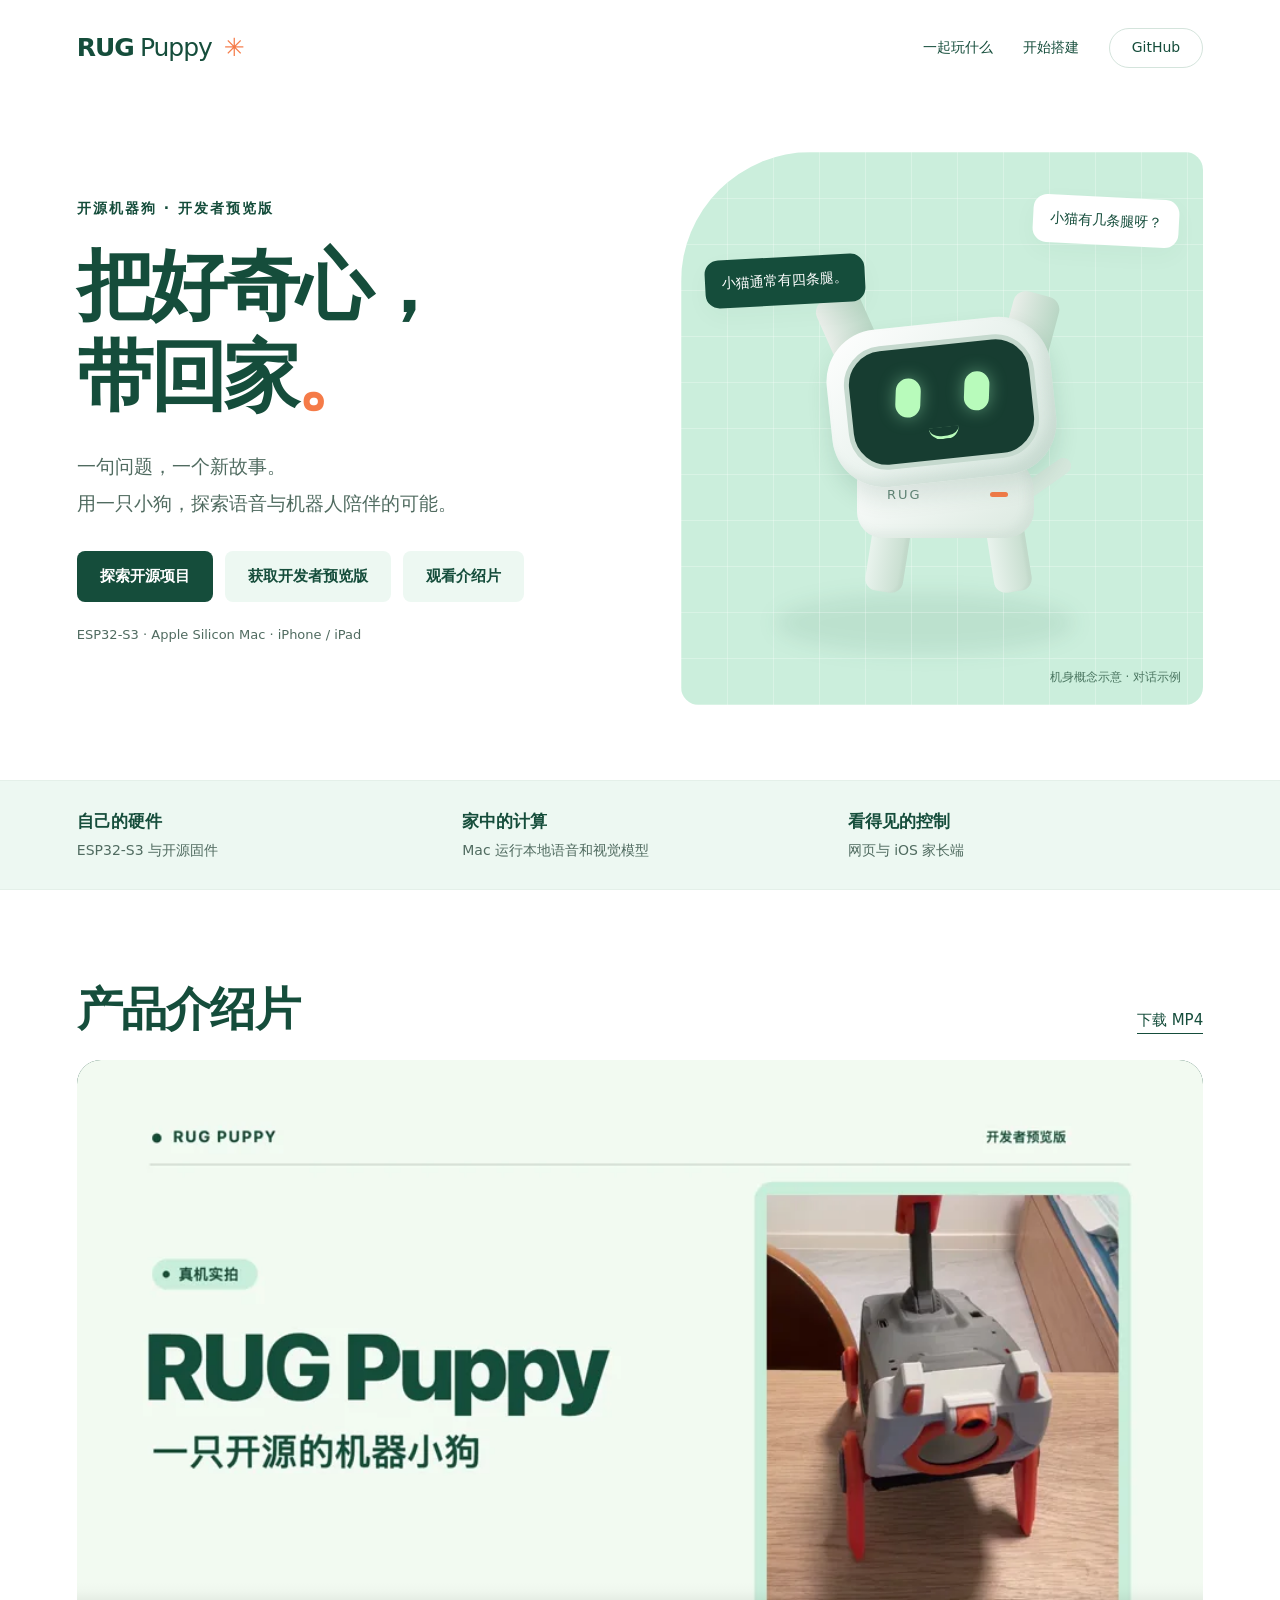
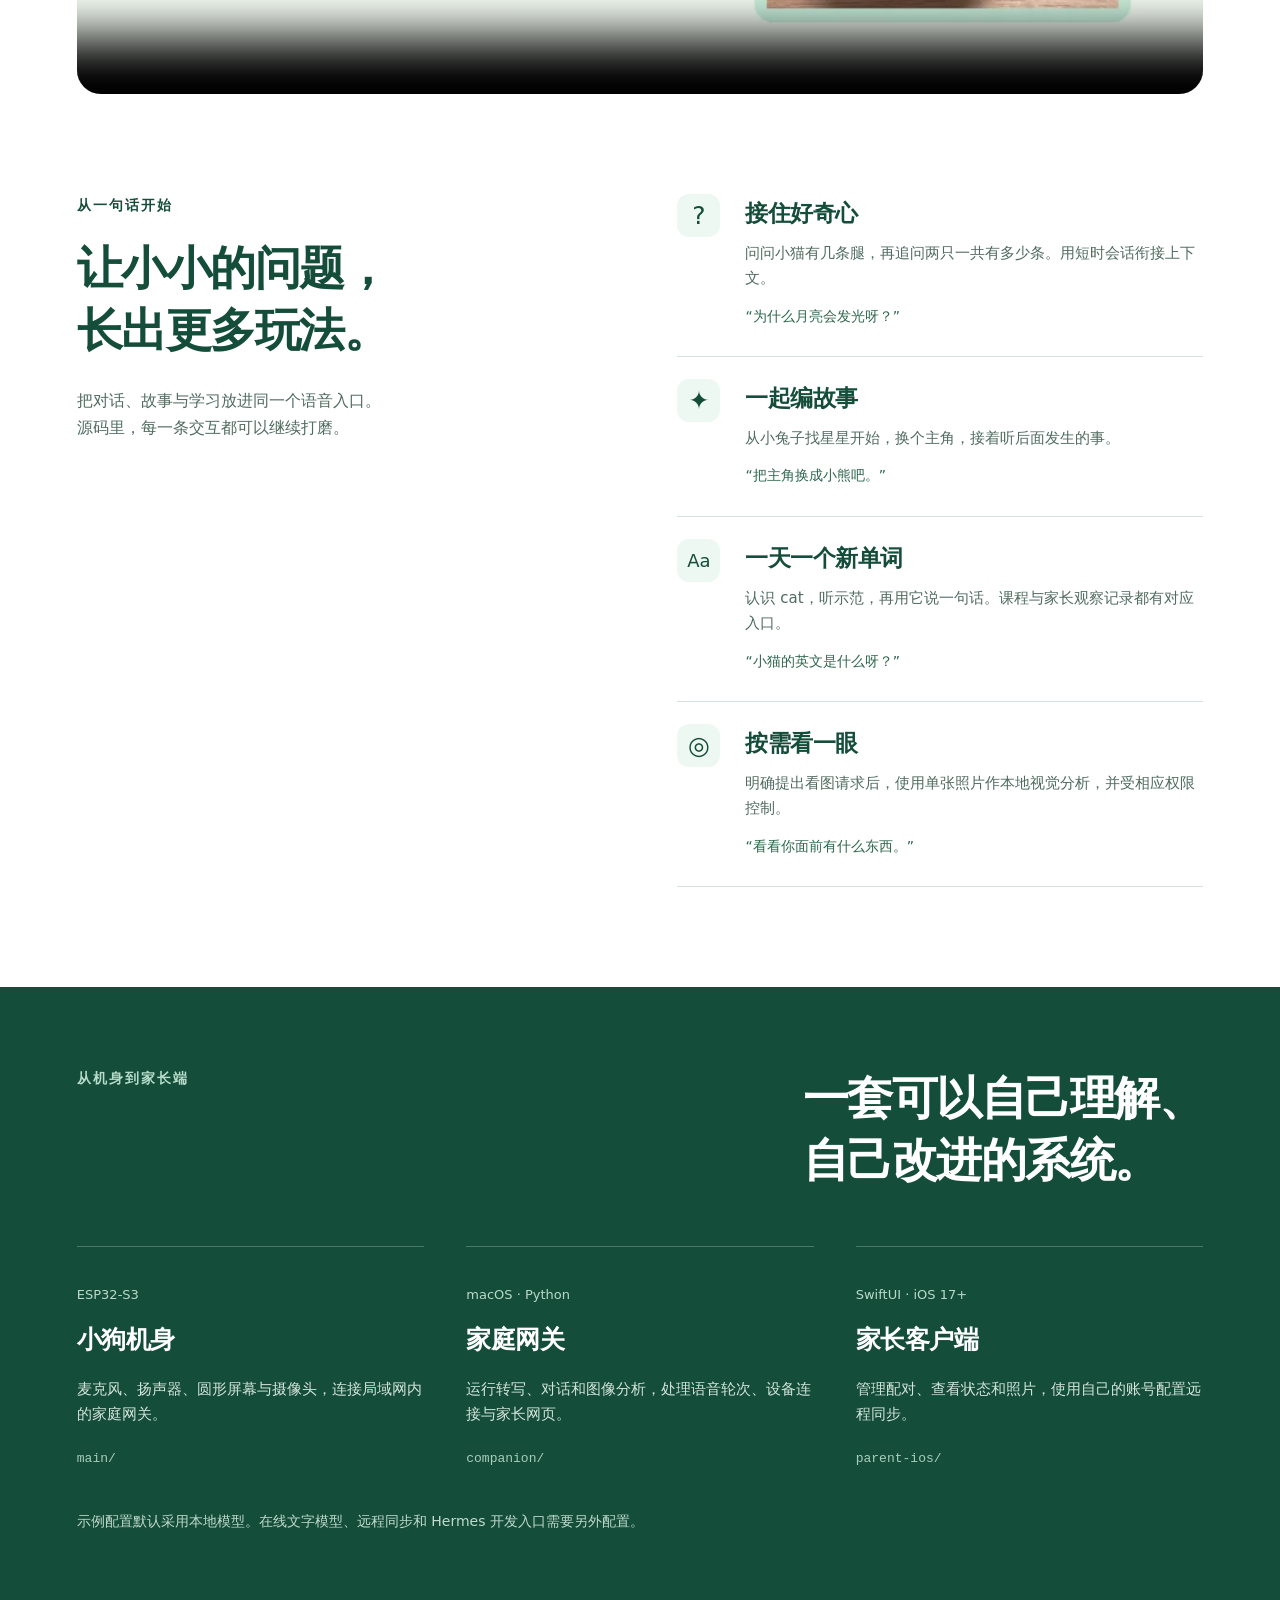
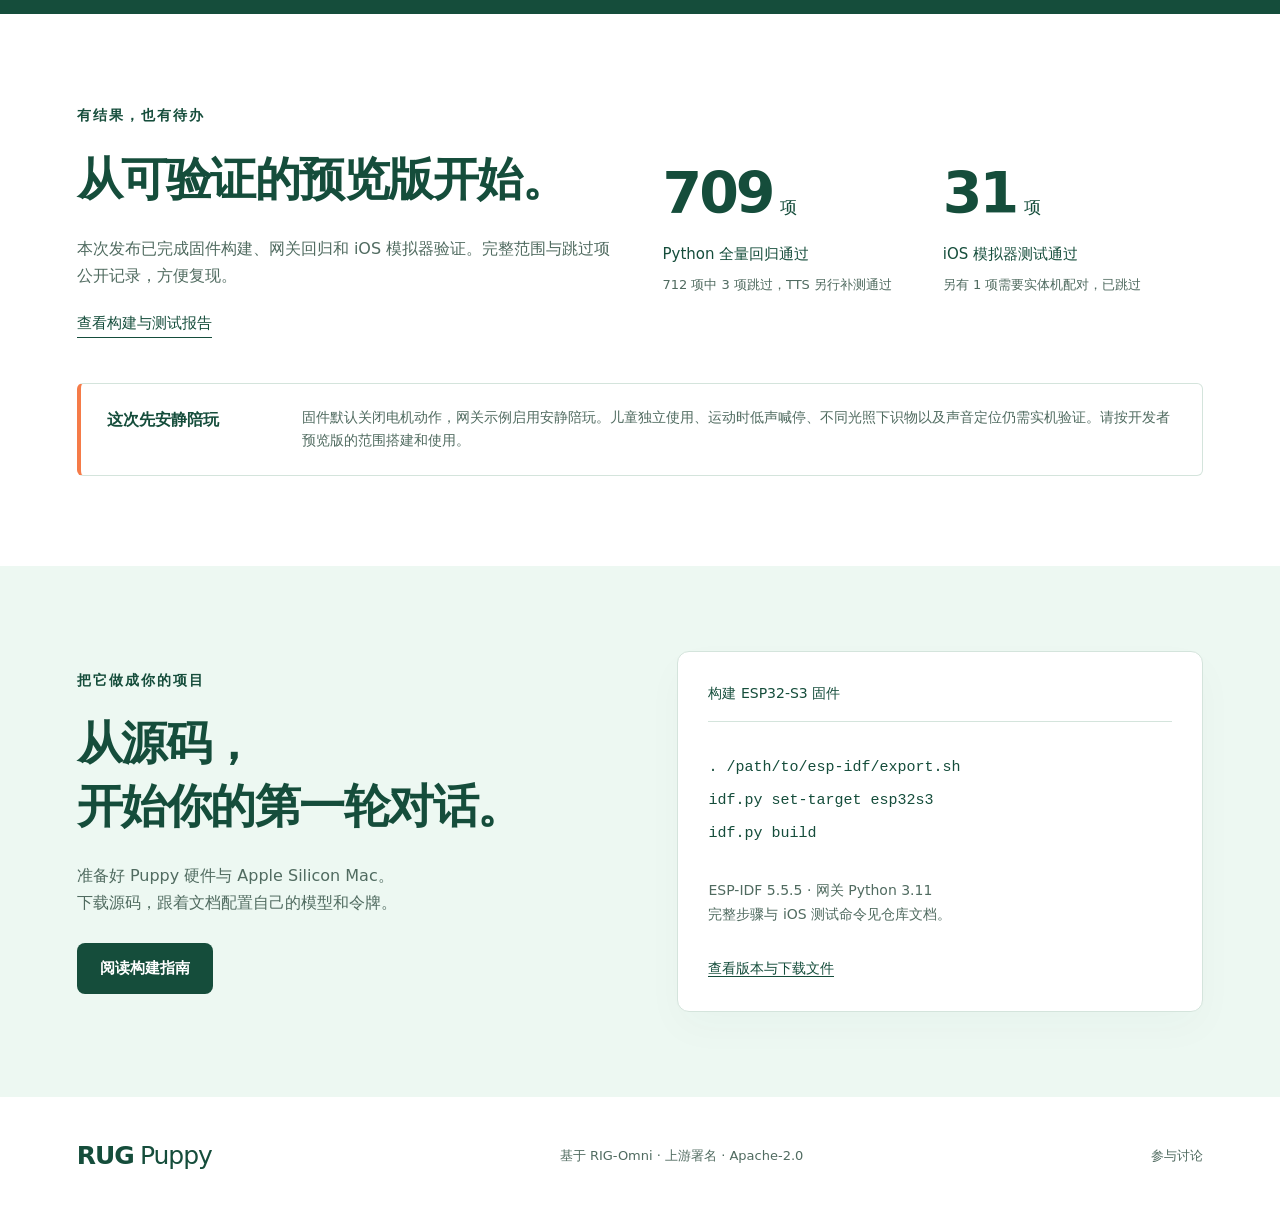
<file: index.html>
<!doctype html>
<html lang="zh-CN">
<head>
<meta charset="utf-8"><meta name="viewport" content="width=device-width,initial-scale=1">
<meta name="theme-color" content="#154d3b"><meta name="description" content="RUG Puppy 开源机器狗项目。ESP32-S3 固件、本地 Mac 语音网关和 iOS 家长端，一起探索聊天、故事、英语与按需看图。">
<title>RUG Puppy · 把好奇心，带回家</title>
<link rel="stylesheet" href="style.css?v=20261121-video">
</head>
<body>
<header class="nav wrap"><a class="brand" href="#">RUG<span>Puppy</span><span class="brand-icon" aria-hidden="true">✳</span></a><nav aria-label="主导航"><a href="#play">一起玩什么</a><a href="#build">开始搭建</a><a class="nav-github" href="https://github.com/scott987-cmd/RUG-Puppy">GitHub</a></nav></header>
<main>
<section class="hero wrap">
<div class="hero-copy"><p class="eyebrow">开源机器狗 · 开发者预览版</p><h1>把好奇心，<br>带回家<span class="orange">。</span></h1><p class="intro">一句问题，一个新故事。<br>用一只小狗，探索语音与机器人陪伴的可能。</p><div class="hero-actions"><a class="button solid" href="https://github.com/scott987-cmd/RUG-Puppy">探索开源项目</a><a class="button light" href="https://github.com/scott987-cmd/RUG-Puppy/releases/tag/v0.1.0-preview.1">获取开发者预览版</a><a class="button light" href="#video">观看介绍片</a></div><p class="hero-foot">ESP32-S3 · Apple Silicon Mac · iPhone / iPad</p></div>
<div class="hero-art" role="img" aria-label="原创机器狗概念示意，绿色屏幕上有两只发光的眼睛，旁边的对话写着小猫有几条腿呀和小猫通常有四条腿。">
<div class="art-grid"></div><div class="bubble question">小猫有几条腿呀？</div><div class="bubble answer">小猫通常有四条腿。</div><div class="dog"><div class="ear left"></div><div class="ear right"></div><div class="head"><div class="face"><div class="eye"></div><div class="eye"></div><div class="smile"></div></div></div><div class="body"><span>RUG</span><div class="body-light"></div></div><div class="leg front"></div><div class="leg back"></div><div class="tail"></div></div><div class="art-caption">机身概念示意 · 对话示例</div></div>
</section>
<section class="principles"><div class="wrap principle-grid"><p><strong>自己的硬件</strong><span>ESP32-S3 与开源固件</span></p><p><strong>家中的计算</strong><span>Mac 运行本地语音和视觉模型</span></p><p><strong>看得见的控制</strong><span>网页与 iOS 家长端</span></p></div></section>
<section class="wrap video-section" id="video" aria-labelledby="video-title">
  <div class="video-heading">
    <h2 id="video-title">产品介绍片</h2>
    <a class="text-link" href="https://github.com/scott987-cmd/RUG-Puppy/releases/download/v0.1.0-preview.1/RUG-Puppy-intro.mp4">下载 MP4</a>
  </div>
  <video class="intro-video" controls playsinline preload="none" width="1920" height="1080" poster="media/RUG-Puppy-intro.webp" aria-labelledby="video-title">
    <source src="media/RUG-Puppy-intro.mp4" type="video/mp4">
    <a href="https://github.com/scott987-cmd/RUG-Puppy/releases/download/v0.1.0-preview.1/RUG-Puppy-intro.mp4">下载 RUG Puppy 产品介绍片</a>
  </video>
</section>
<section class="wrap play-section" id="play"><div class="section-lead"><p class="eyebrow">从一句话开始</p><h2>让小小的问题，<br>长出更多玩法。</h2><p>把对话、故事与学习放进同一个语音入口。<br>源码里，每一条交互都可以继续打磨。</p></div><div class="play-list">
<article><span class="feature-icon" aria-hidden="true">?</span><div><h3>接住好奇心</h3><p>问问小猫有几条腿，再追问两只一共有多少条。用短时会话衔接上下文。</p><span class="example">“为什么月亮会发光呀？”</span></div></article>
<article><span class="feature-icon" aria-hidden="true">✦</span><div><h3>一起编故事</h3><p>从小兔子找星星开始，换个主角，接着听后面发生的事。</p><span class="example">“把主角换成小熊吧。”</span></div></article>
<article><span class="feature-icon letters" aria-hidden="true">Aa</span><div><h3>一天一个新单词</h3><p>认识 cat，听示范，再用它说一句话。课程与家长观察记录都有对应入口。</p><span class="example">“小猫的英文是什么呀？”</span></div></article>
<article><span class="feature-icon" aria-hidden="true">◎</span><div><h3>按需看一眼</h3><p>明确提出看图请求后，使用单张照片作本地视觉分析，并受相应权限控制。</p><span class="example">“看看你面前有什么东西。”</span></div></article>
</div></section>
<section class="system-section"><div class="wrap"><div class="system-heading"><p class="eyebrow">从机身到家长端</p><h2>一套可以自己理解、<br>自己改进的系统。</h2></div><div class="system-grid"><article><p class="system-type">ESP32-S3</p><h3>小狗机身</h3><p>麦克风、扬声器、圆形屏幕与摄像头，连接局域网内的家庭网关。</p><code>main/</code></article><article><p class="system-type">macOS · Python</p><h3>家庭网关</h3><p>运行转写、对话和图像分析，处理语音轮次、设备连接与家长网页。</p><code>companion/</code></article><article><p class="system-type">SwiftUI · iOS 17+</p><h3>家长客户端</h3><p>管理配对、查看状态和照片，使用自己的账号配置远程同步。</p><code>parent-ios/</code></article></div><p class="privacy">示例配置默认采用本地模型。在线文字模型、远程同步和 Hermes 开发入口需要另外配置。</p></div></section>
<section class="wrap preview-section"><div><p class="eyebrow">有结果，也有待办</p><h2>从可验证的预览版开始。</h2><p>本次发布已完成固件构建、网关回归和 iOS 模拟器验证。完整范围与跳过项公开记录，方便复现。</p><a class="text-link" href="https://github.com/scott987-cmd/RUG-Puppy/blob/main/docs/VALIDATION.md">查看构建与测试报告</a></div><div class="test-stats"><div><strong>709<span>项</span></strong><p>Python 全量回归通过</p><small>712 项中 3 项跳过，TTS 另行补测通过</small></div><div><strong>31<span>项</span></strong><p>iOS 模拟器测试通过</p><small>另有 1 项需要实体机配对，已跳过</small></div></div><div class="preview-note"><strong>这次先安静陪玩</strong><p>固件默认关闭电机动作，网关示例启用安静陪玩。儿童独立使用、运动时低声喊停、不同光照下识物以及声音定位仍需实机验证。请按开发者预览版的范围搭建和使用。</p></div></section>
<section class="start-section" id="build"><div class="wrap start-grid"><div><p class="eyebrow">把它做成你的项目</p><h2>从源码，<br>开始你的第一轮对话。</h2><p>准备好 Puppy 硬件与 Apple Silicon Mac。<br>下载源码，跟着文档配置自己的模型和令牌。</p><a class="button solid" href="https://github.com/scott987-cmd/RUG-Puppy/blob/main/docs/BUILD.md">阅读构建指南</a></div><div class="code-card"><div class="code-title">构建 ESP32-S3 固件</div><pre><code>. /path/to/esp-idf/export.sh
idf.py set-target esp32s3
idf.py build</code></pre><p>ESP-IDF 5.5.5 · 网关 Python 3.11<br>完整步骤与 iOS 测试命令见仓库文档。</p><a href="https://github.com/scott987-cmd/RUG-Puppy/releases">查看版本与下载文件</a></div></div></section>
</main><footer class="wrap"><a class="brand" href="#">RUG<span>Puppy</span></a><p>基于 <a href="https://github.com/LuwuDynamics/rig_omni">RIG-Omni</a> · <a href="https://github.com/scott987-cmd/RUG-Puppy/blob/main/NOTICE">上游署名</a> · <a href="https://github.com/scott987-cmd/RUG-Puppy/blob/main/LICENSE">Apache-2.0</a></p><a href="https://github.com/scott987-cmd/RUG-Puppy/issues">参与讨论</a></footer>
</body></html>
</file>
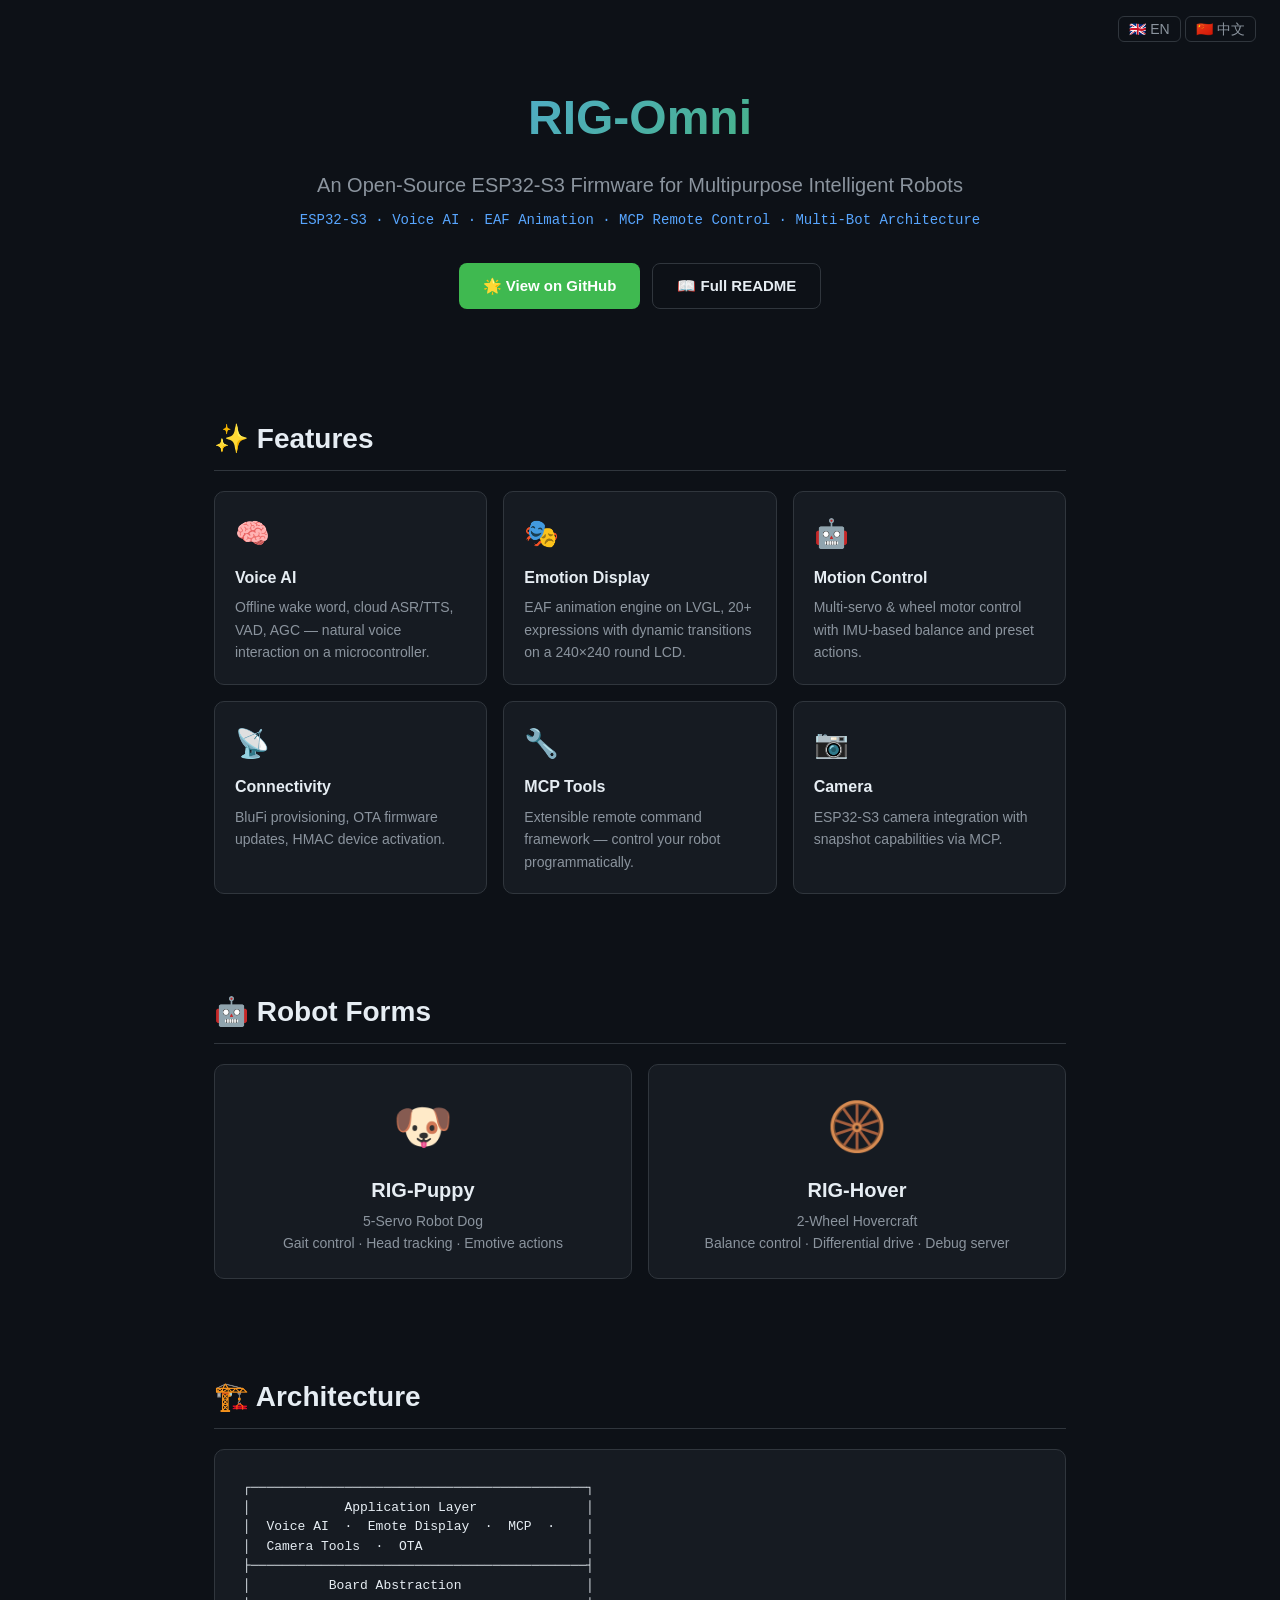
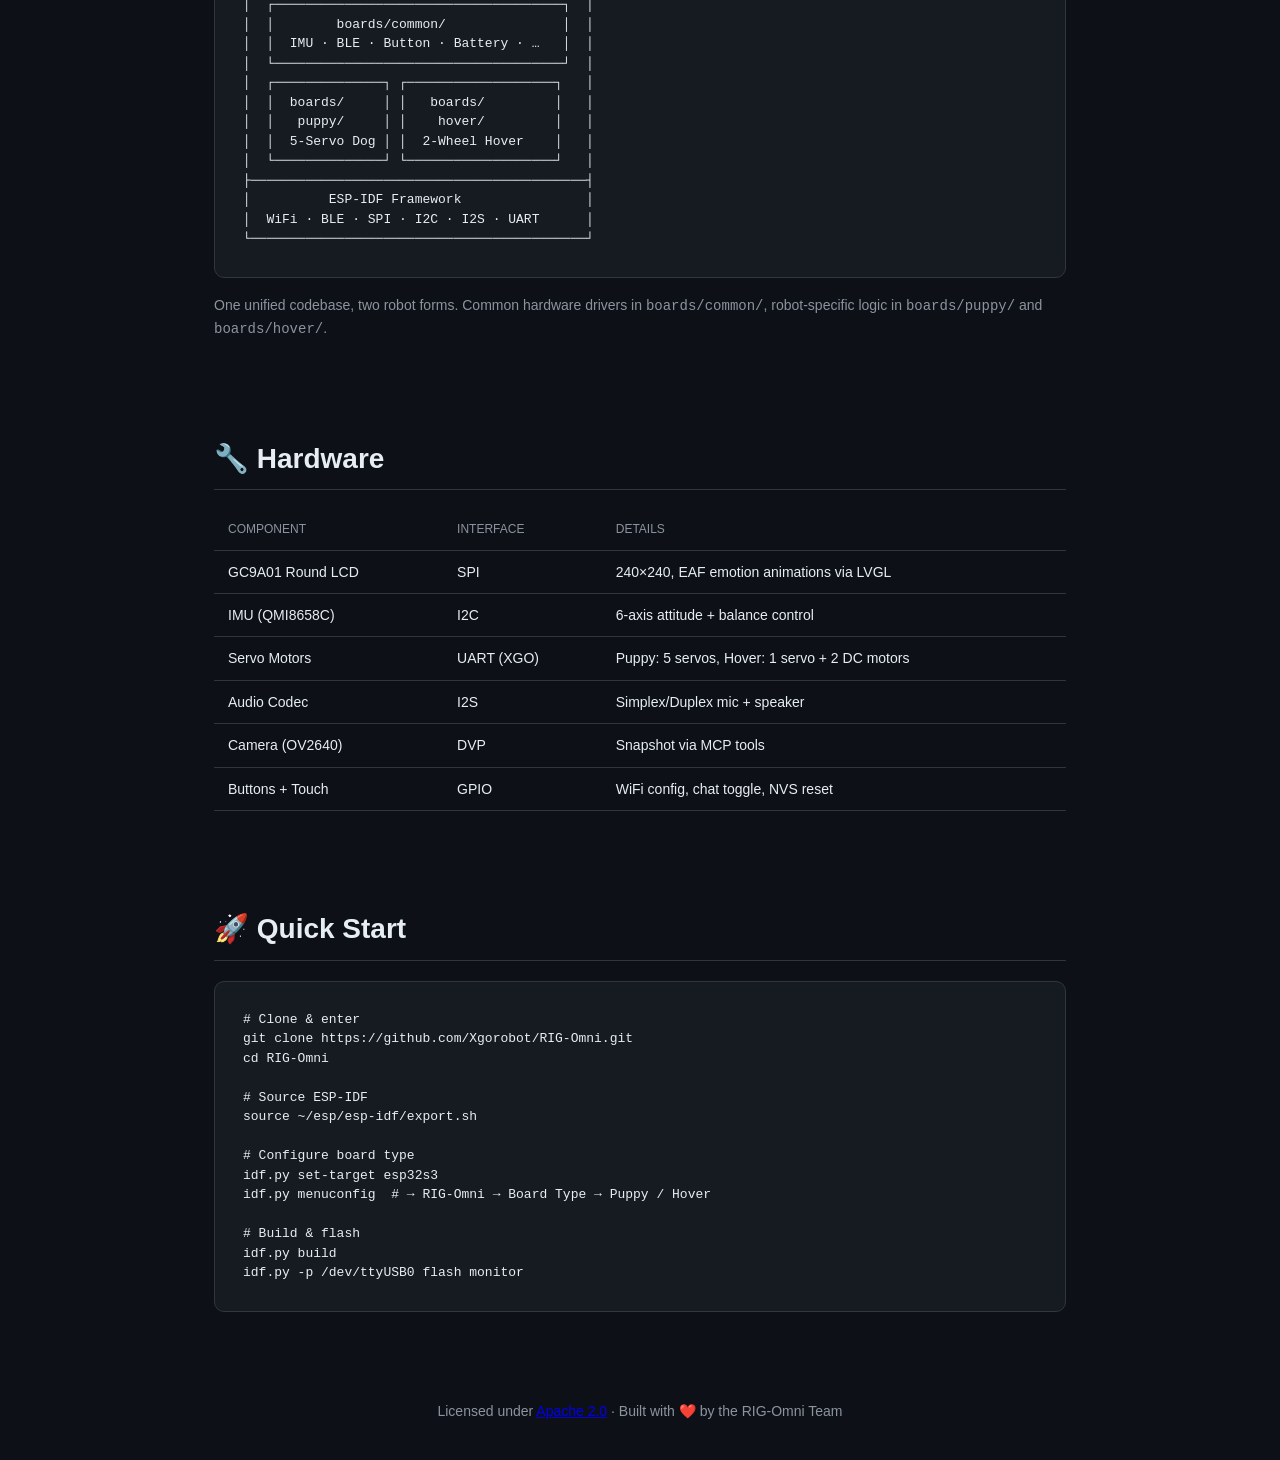
<file: docs/index.html>
<!DOCTYPE html>
<html lang="en">
<head>
  <meta charset="UTF-8">
  <meta name="viewport" content="width=device-width, initial-scale=1.0">
  <title>RIG-Omni — Open Source ESP32-S3 Robot Firmware</title>
  <meta name="description" content="An open-source ESP32-S3 firmware for multipurpose intelligent robots. Voice AI, EAF animation, MCP remote control, multi-bot architecture.">
  <style>
    :root {
      --bg: #0d1117;
      --surface: #161b22;
      --border: #30363d;
      --text: #e6edf3;
      --muted: #8b949e;
      --accent: #58a6ff;
      --accent2: #3fb950;
    }
    * { box-sizing: border-box; margin: 0; padding: 0; }
    body {
      background: var(--bg);
      color: var(--text);
      font-family: -apple-system, BlinkMacSystemFont, 'Segoe UI', Roboto, Helvetica, Arial, sans-serif;
      line-height: 1.6;
    }
    .hero {
      padding: 80px 24px 60px;
      text-align: center;
      max-width: 800px;
      margin: 0 auto;
    }
    .hero h1 {
      font-size: 48px;
      font-weight: 700;
      margin-bottom: 12px;
      background: linear-gradient(135deg, var(--accent), var(--accent2));
      -webkit-background-clip: text;
      -webkit-text-fill-color: transparent;
      background-clip: text;
    }
    .hero .subtitle {
      font-size: 20px;
      color: var(--muted);
      margin-bottom: 8px;
    }
    .hero .tags {
      font-size: 14px;
      color: var(--accent);
      margin-bottom: 32px;
      font-family: 'SF Mono', 'Fira Code', monospace;
    }
    .hero .cta {
      display: flex;
      gap: 12px;
      justify-content: center;
      flex-wrap: wrap;
    }
    .btn {
      display: inline-flex;
      align-items: center;
      gap: 6px;
      padding: 10px 24px;
      border-radius: 8px;
      font-size: 15px;
      font-weight: 600;
      text-decoration: none;
      transition: all 0.2s;
    }
    .btn-primary {
      background: var(--accent2);
      color: #fff;
    }
    .btn-primary:hover { filter: brightness(1.15); }
    .btn-outline {
      border: 1px solid var(--border);
      color: var(--text);
    }
    .btn-outline:hover { border-color: var(--accent); color: var(--accent); }

    .section {
      max-width: 900px;
      margin: 0 auto;
      padding: 48px 24px;
    }
    .section h2 {
      font-size: 28px;
      margin-bottom: 20px;
      padding-bottom: 8px;
      border-bottom: 1px solid var(--border);
    }
    .features-grid {
      display: grid;
      grid-template-columns: repeat(auto-fit, minmax(260px, 1fr));
      gap: 16px;
    }
    .feature-card {
      background: var(--surface);
      border: 1px solid var(--border);
      border-radius: 10px;
      padding: 20px;
      transition: border-color 0.2s;
    }
    .feature-card:hover { border-color: var(--accent); }
    .feature-card .icon { font-size: 28px; margin-bottom: 8px; }
    .feature-card h3 { font-size: 16px; margin-bottom: 6px; }
    .feature-card p { font-size: 14px; color: var(--muted); }

    .arch-box {
      background: var(--surface);
      border: 1px solid var(--border);
      border-radius: 10px;
      padding: 28px;
      overflow-x: auto;
    }
    .arch-box pre {
      font-family: 'SF Mono', 'Fira Code', monospace;
      font-size: 13px;
      line-height: 1.5;
      color: var(--text);
      white-space: pre;
    }
    table {
      width: 100%;
      border-collapse: collapse;
      font-size: 14px;
    }
    th, td {
      padding: 10px 14px;
      text-align: left;
      border-bottom: 1px solid var(--border);
    }
    th { color: var(--muted); font-weight: 500; font-size: 12px; text-transform: uppercase; }

    .boards {
      display: grid;
      grid-template-columns: repeat(auto-fit, minmax(240px, 1fr));
      gap: 16px;
    }
    .board-card {
      background: var(--surface);
      border: 1px solid var(--border);
      border-radius: 10px;
      padding: 24px;
      text-align: center;
    }
    .board-card .emoji { font-size: 48px; margin-bottom: 8px; }
    .board-card h3 { font-size: 20px; margin-bottom: 4px; }
    .board-card .desc { color: var(--muted); font-size: 14px; }

    .footer {
      text-align: center;
      padding: 40px 24px;
      color: var(--muted);
      font-size: 14px;
    }
    .lang-switch {
      position: absolute;
      top: 16px;
      right: 24px;
    }
    .lang-switch a {
      color: var(--muted);
      text-decoration: none;
      font-size: 14px;
      padding: 4px 10px;
      border: 1px solid var(--border);
      border-radius: 6px;
      transition: all 0.2s;
    }
    .lang-switch a:hover { color: var(--text); border-color: var(--accent); }

    @media (max-width: 600px) {
      .hero h1 { font-size: 32px; }
      .hero .subtitle { font-size: 16px; }
    }
  </style>
</head>
<body>

<div style="position: relative;">
  <div class="lang-switch">
    <a href="index.html">🇬🇧 EN</a>
    <a href="index_zh.html">🇨🇳 中文</a>
  </div>
  <div class="hero">
    <h1>RIG-Omni</h1>
    <p class="subtitle">An Open-Source ESP32-S3 Firmware for Multipurpose Intelligent Robots</p>
    <p class="tags">ESP32-S3 · Voice AI · EAF Animation · MCP Remote Control · Multi-Bot Architecture</p>
    <div class="cta">
      <a href="https://github.com/Xgorobot/RIG-Omni" class="btn btn-primary">🌟 View on GitHub</a>
      <a href="README.md" class="btn btn-outline">📖 Full README</a>
    </div>
  </div>
</div>

<div class="section">
  <h2>✨ Features</h2>
  <div class="features-grid">
    <div class="feature-card">
      <div class="icon">🧠</div>
      <h3>Voice AI</h3>
      <p>Offline wake word, cloud ASR/TTS, VAD, AGC — natural voice interaction on a microcontroller.</p>
    </div>
    <div class="feature-card">
      <div class="icon">🎭</div>
      <h3>Emotion Display</h3>
      <p>EAF animation engine on LVGL, 20+ expressions with dynamic transitions on a 240×240 round LCD.</p>
    </div>
    <div class="feature-card">
      <div class="icon">🤖</div>
      <h3>Motion Control</h3>
      <p>Multi-servo & wheel motor control with IMU-based balance and preset actions.</p>
    </div>
    <div class="feature-card">
      <div class="icon">📡</div>
      <h3>Connectivity</h3>
      <p>BluFi provisioning, OTA firmware updates, HMAC device activation.</p>
    </div>
    <div class="feature-card">
      <div class="icon">🔧</div>
      <h3>MCP Tools</h3>
      <p>Extensible remote command framework — control your robot programmatically.</p>
    </div>
    <div class="feature-card">
      <div class="icon">📷</div>
      <h3>Camera</h3>
      <p>ESP32-S3 camera integration with snapshot capabilities via MCP.</p>
    </div>
  </div>
</div>

<div class="section">
  <h2>🤖 Robot Forms</h2>
  <div class="boards">
    <div class="board-card">
      <div class="emoji">🐶</div>
      <h3>RIG-Puppy</h3>
      <p class="desc">5-Servo Robot Dog<br>Gait control · Head tracking · Emotive actions</p>
    </div>
    <div class="board-card">
      <div class="emoji">🛞</div>
      <h3>RIG-Hover</h3>
      <p class="desc">2-Wheel Hovercraft<br>Balance control · Differential drive · Debug server</p>
    </div>
  </div>
</div>

<div class="section">
  <h2>🏗️ Architecture</h2>
  <div class="arch-box">
<pre>┌───────────────────────────────────────────┐
│            Application Layer              │
│  Voice AI  ·  Emote Display  ·  MCP  ·    │
│  Camera Tools  ·  OTA                     │
├───────────────────────────────────────────┤
│          Board Abstraction                │
│  ┌─────────────────────────────────────┐  │
│  │        boards/common/               │  │
│  │  IMU · BLE · Button · Battery · …   │  │
│  └─────────────────────────────────────┘  │
│  ┌──────────────┐ ┌───────────────────┐   │
│  │  boards/     │ │   boards/         │   │
│  │   puppy/     │ │    hover/         │   │
│  │  5-Servo Dog │ │  2-Wheel Hover    │   │
│  └──────────────┘ └───────────────────┘   │
├───────────────────────────────────────────┤
│          ESP-IDF Framework                │
│  WiFi · BLE · SPI · I2C · I2S · UART      │
└───────────────────────────────────────────┘</pre>
  </div>
  <p style="margin-top: 16px; color: var(--muted); font-size: 14px;">
    One unified codebase, two robot forms. Common hardware drivers in <code>boards/common/</code>, robot-specific logic in <code>boards/puppy/</code> and <code>boards/hover/</code>.
  </p>
</div>

<div class="section">
  <h2>🔧 Hardware</h2>
  <table>
    <tr><th>Component</th><th>Interface</th><th>Details</th></tr>
    <tr><td>GC9A01 Round LCD</td><td>SPI</td><td>240×240, EAF emotion animations via LVGL</td></tr>
    <tr><td>IMU (QMI8658C)</td><td>I2C</td><td>6-axis attitude + balance control</td></tr>
    <tr><td>Servo Motors</td><td>UART (XGO)</td><td>Puppy: 5 servos, Hover: 1 servo + 2 DC motors</td></tr>
    <tr><td>Audio Codec</td><td>I2S</td><td>Simplex/Duplex mic + speaker</td></tr>
    <tr><td>Camera (OV2640)</td><td>DVP</td><td>Snapshot via MCP tools</td></tr>
    <tr><td>Buttons + Touch</td><td>GPIO</td><td>WiFi config, chat toggle, NVS reset</td></tr>
  </table>
</div>

<div class="section">
  <h2>🚀 Quick Start</h2>
  <div class="arch-box">
<pre><code># Clone & enter
git clone https://github.com/Xgorobot/RIG-Omni.git
cd RIG-Omni

# Source ESP-IDF
source ~/esp/esp-idf/export.sh

# Configure board type
idf.py set-target esp32s3
idf.py menuconfig  # → RIG-Omni → Board Type → Puppy / Hover

# Build & flash
idf.py build
idf.py -p /dev/ttyUSB0 flash monitor</code></pre>
  </div>
</div>

<div class="footer">
  <p>Licensed under <a href="https://www.apache.org/licenses/LICENSE-2.0">Apache 2.0</a> · Built with ❤️ by the RIG-Omni Team</p>
</div>

</body>
</html>
</file>
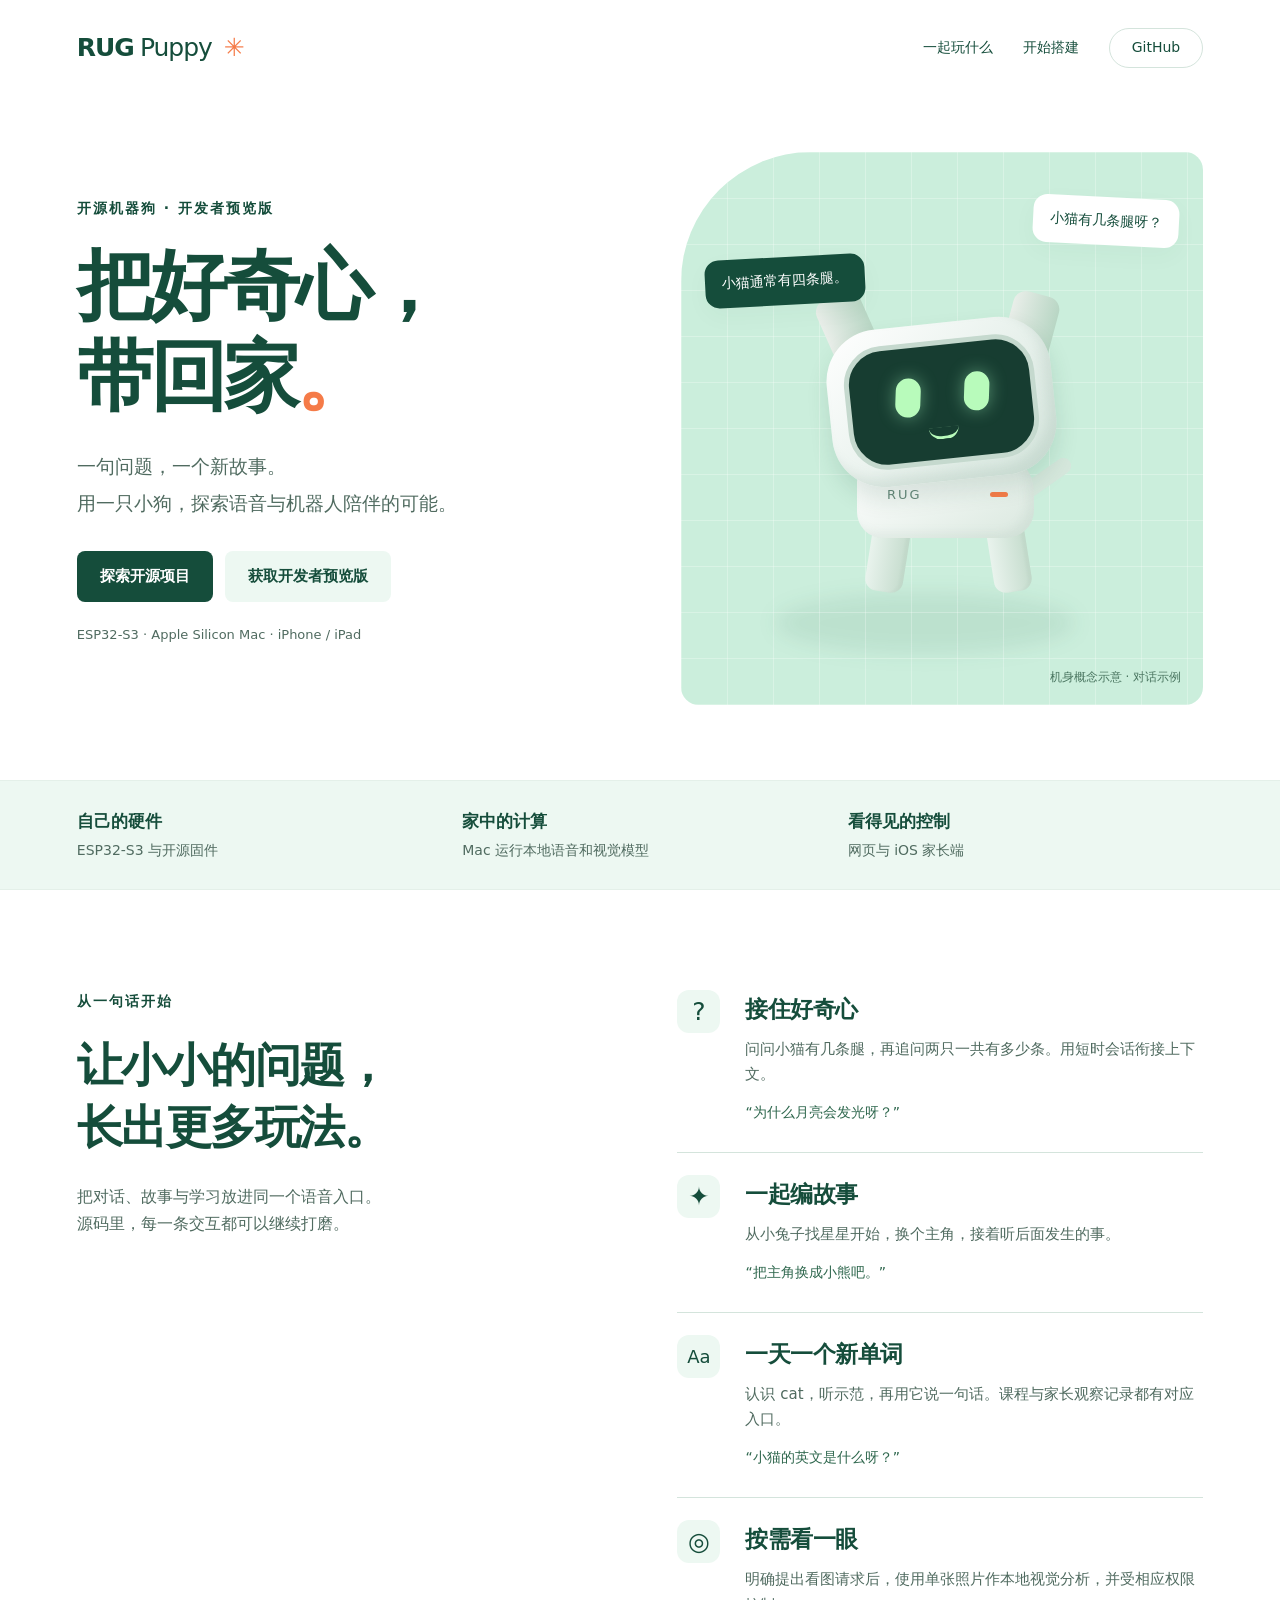
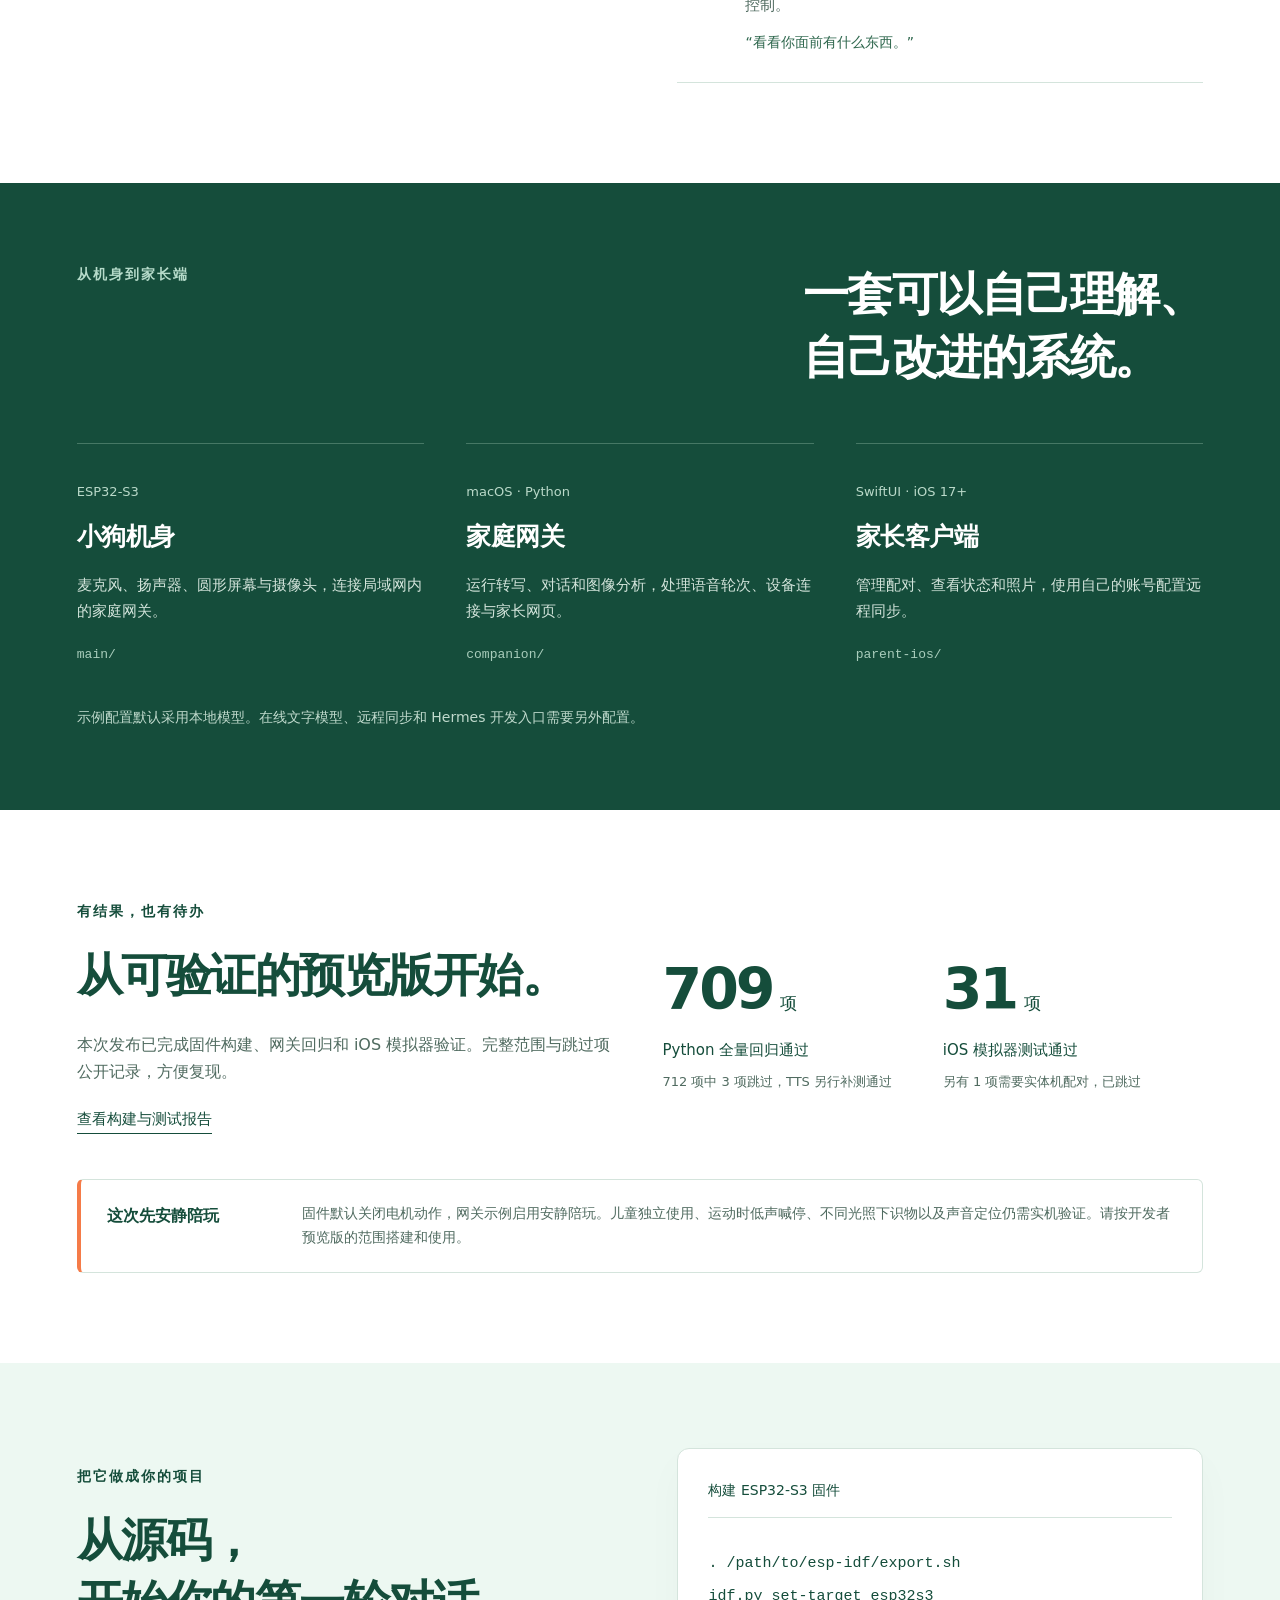
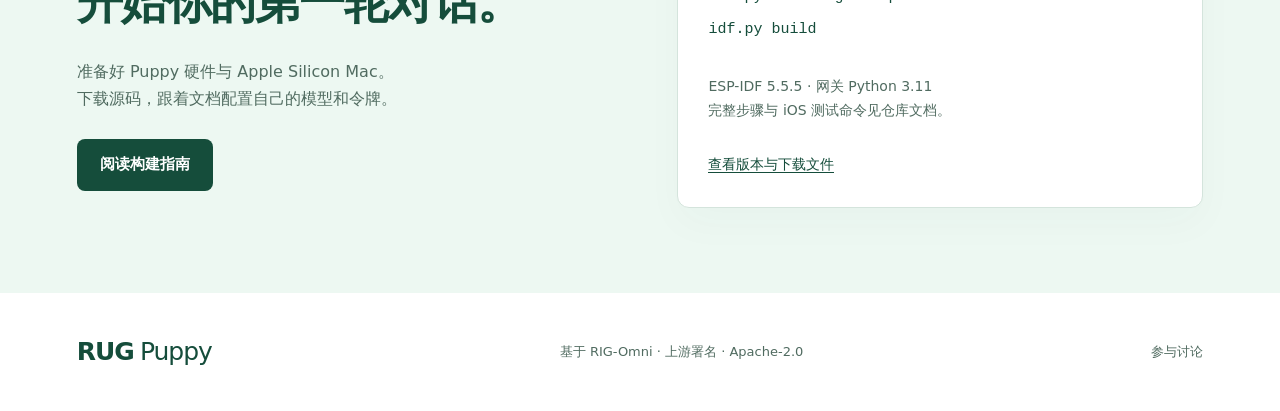
<file: site/index.html>
<!doctype html>
<html lang="zh-CN">
<head>
<meta charset="utf-8"><meta name="viewport" content="width=device-width,initial-scale=1">
<meta name="theme-color" content="#154d3b"><meta name="description" content="RUG Puppy 开源机器狗项目。ESP32-S3 固件、本地 Mac 语音网关和 iOS 家长端，一起探索聊天、故事、英语与按需看图。">
<title>RUG Puppy · 把好奇心，带回家</title>
<link rel="stylesheet" href="style.css?v=20261121-mobile">
</head>
<body>
<header class="nav wrap"><a class="brand" href="#">RUG<span>Puppy</span><span class="brand-icon" aria-hidden="true">✳</span></a><nav aria-label="主导航"><a href="#play">一起玩什么</a><a href="#build">开始搭建</a><a class="nav-github" href="https://github.com/scott987-cmd/RUG-Puppy">GitHub</a></nav></header>
<main>
<section class="hero wrap">
<div class="hero-copy"><p class="eyebrow">开源机器狗 · 开发者预览版</p><h1>把好奇心，<br>带回家<span class="orange">。</span></h1><p class="intro">一句问题，一个新故事。<br>用一只小狗，探索语音与机器人陪伴的可能。</p><div class="hero-actions"><a class="button solid" href="https://github.com/scott987-cmd/RUG-Puppy">探索开源项目</a><a class="button light" href="https://github.com/scott987-cmd/RUG-Puppy/releases/tag/v0.1.0-preview.1">获取开发者预览版</a></div><p class="hero-foot">ESP32-S3 · Apple Silicon Mac · iPhone / iPad</p></div>
<div class="hero-art" role="img" aria-label="原创机器狗概念示意，绿色屏幕上有两只发光的眼睛，旁边的对话写着小猫有几条腿呀和小猫通常有四条腿。">
<div class="art-grid"></div><div class="bubble question">小猫有几条腿呀？</div><div class="bubble answer">小猫通常有四条腿。</div><div class="dog"><div class="ear left"></div><div class="ear right"></div><div class="head"><div class="face"><div class="eye"></div><div class="eye"></div><div class="smile"></div></div></div><div class="body"><span>RUG</span><div class="body-light"></div></div><div class="leg front"></div><div class="leg back"></div><div class="tail"></div></div><div class="art-caption">机身概念示意 · 对话示例</div></div>
</section>
<section class="principles"><div class="wrap principle-grid"><p><strong>自己的硬件</strong><span>ESP32-S3 与开源固件</span></p><p><strong>家中的计算</strong><span>Mac 运行本地语音和视觉模型</span></p><p><strong>看得见的控制</strong><span>网页与 iOS 家长端</span></p></div></section>
<section class="wrap play-section" id="play"><div class="section-lead"><p class="eyebrow">从一句话开始</p><h2>让小小的问题，<br>长出更多玩法。</h2><p>把对话、故事与学习放进同一个语音入口。<br>源码里，每一条交互都可以继续打磨。</p></div><div class="play-list">
<article><span class="feature-icon" aria-hidden="true">?</span><div><h3>接住好奇心</h3><p>问问小猫有几条腿，再追问两只一共有多少条。用短时会话衔接上下文。</p><span class="example">“为什么月亮会发光呀？”</span></div></article>
<article><span class="feature-icon" aria-hidden="true">✦</span><div><h3>一起编故事</h3><p>从小兔子找星星开始，换个主角，接着听后面发生的事。</p><span class="example">“把主角换成小熊吧。”</span></div></article>
<article><span class="feature-icon letters" aria-hidden="true">Aa</span><div><h3>一天一个新单词</h3><p>认识 cat，听示范，再用它说一句话。课程与家长观察记录都有对应入口。</p><span class="example">“小猫的英文是什么呀？”</span></div></article>
<article><span class="feature-icon" aria-hidden="true">◎</span><div><h3>按需看一眼</h3><p>明确提出看图请求后，使用单张照片作本地视觉分析，并受相应权限控制。</p><span class="example">“看看你面前有什么东西。”</span></div></article>
</div></section>
<section class="system-section"><div class="wrap"><div class="system-heading"><p class="eyebrow">从机身到家长端</p><h2>一套可以自己理解、<br>自己改进的系统。</h2></div><div class="system-grid"><article><p class="system-type">ESP32-S3</p><h3>小狗机身</h3><p>麦克风、扬声器、圆形屏幕与摄像头，连接局域网内的家庭网关。</p><code>main/</code></article><article><p class="system-type">macOS · Python</p><h3>家庭网关</h3><p>运行转写、对话和图像分析，处理语音轮次、设备连接与家长网页。</p><code>companion/</code></article><article><p class="system-type">SwiftUI · iOS 17+</p><h3>家长客户端</h3><p>管理配对、查看状态和照片，使用自己的账号配置远程同步。</p><code>parent-ios/</code></article></div><p class="privacy">示例配置默认采用本地模型。在线文字模型、远程同步和 Hermes 开发入口需要另外配置。</p></div></section>
<section class="wrap preview-section"><div><p class="eyebrow">有结果，也有待办</p><h2>从可验证的预览版开始。</h2><p>本次发布已完成固件构建、网关回归和 iOS 模拟器验证。完整范围与跳过项公开记录，方便复现。</p><a class="text-link" href="https://github.com/scott987-cmd/RUG-Puppy/blob/main/docs/VALIDATION.md">查看构建与测试报告</a></div><div class="test-stats"><div><strong>709<span>项</span></strong><p>Python 全量回归通过</p><small>712 项中 3 项跳过，TTS 另行补测通过</small></div><div><strong>31<span>项</span></strong><p>iOS 模拟器测试通过</p><small>另有 1 项需要实体机配对，已跳过</small></div></div><div class="preview-note"><strong>这次先安静陪玩</strong><p>固件默认关闭电机动作，网关示例启用安静陪玩。儿童独立使用、运动时低声喊停、不同光照下识物以及声音定位仍需实机验证。请按开发者预览版的范围搭建和使用。</p></div></section>
<section class="start-section" id="build"><div class="wrap start-grid"><div><p class="eyebrow">把它做成你的项目</p><h2>从源码，<br>开始你的第一轮对话。</h2><p>准备好 Puppy 硬件与 Apple Silicon Mac。<br>下载源码，跟着文档配置自己的模型和令牌。</p><a class="button solid" href="https://github.com/scott987-cmd/RUG-Puppy/blob/main/docs/BUILD.md">阅读构建指南</a></div><div class="code-card"><div class="code-title">构建 ESP32-S3 固件</div><pre><code>. /path/to/esp-idf/export.sh
idf.py set-target esp32s3
idf.py build</code></pre><p>ESP-IDF 5.5.5 · 网关 Python 3.11<br>完整步骤与 iOS 测试命令见仓库文档。</p><a href="https://github.com/scott987-cmd/RUG-Puppy/releases">查看版本与下载文件</a></div></div></section>
</main><footer class="wrap"><a class="brand" href="#">RUG<span>Puppy</span></a><p>基于 <a href="https://github.com/LuwuDynamics/rig_omni">RIG-Omni</a> · <a href="https://github.com/scott987-cmd/RUG-Puppy/blob/main/NOTICE">上游署名</a> · <a href="https://github.com/scott987-cmd/RUG-Puppy/blob/main/LICENSE">Apache-2.0</a></p><a href="https://github.com/scott987-cmd/RUG-Puppy/issues">参与讨论</a></footer>
</body></html>
</file>
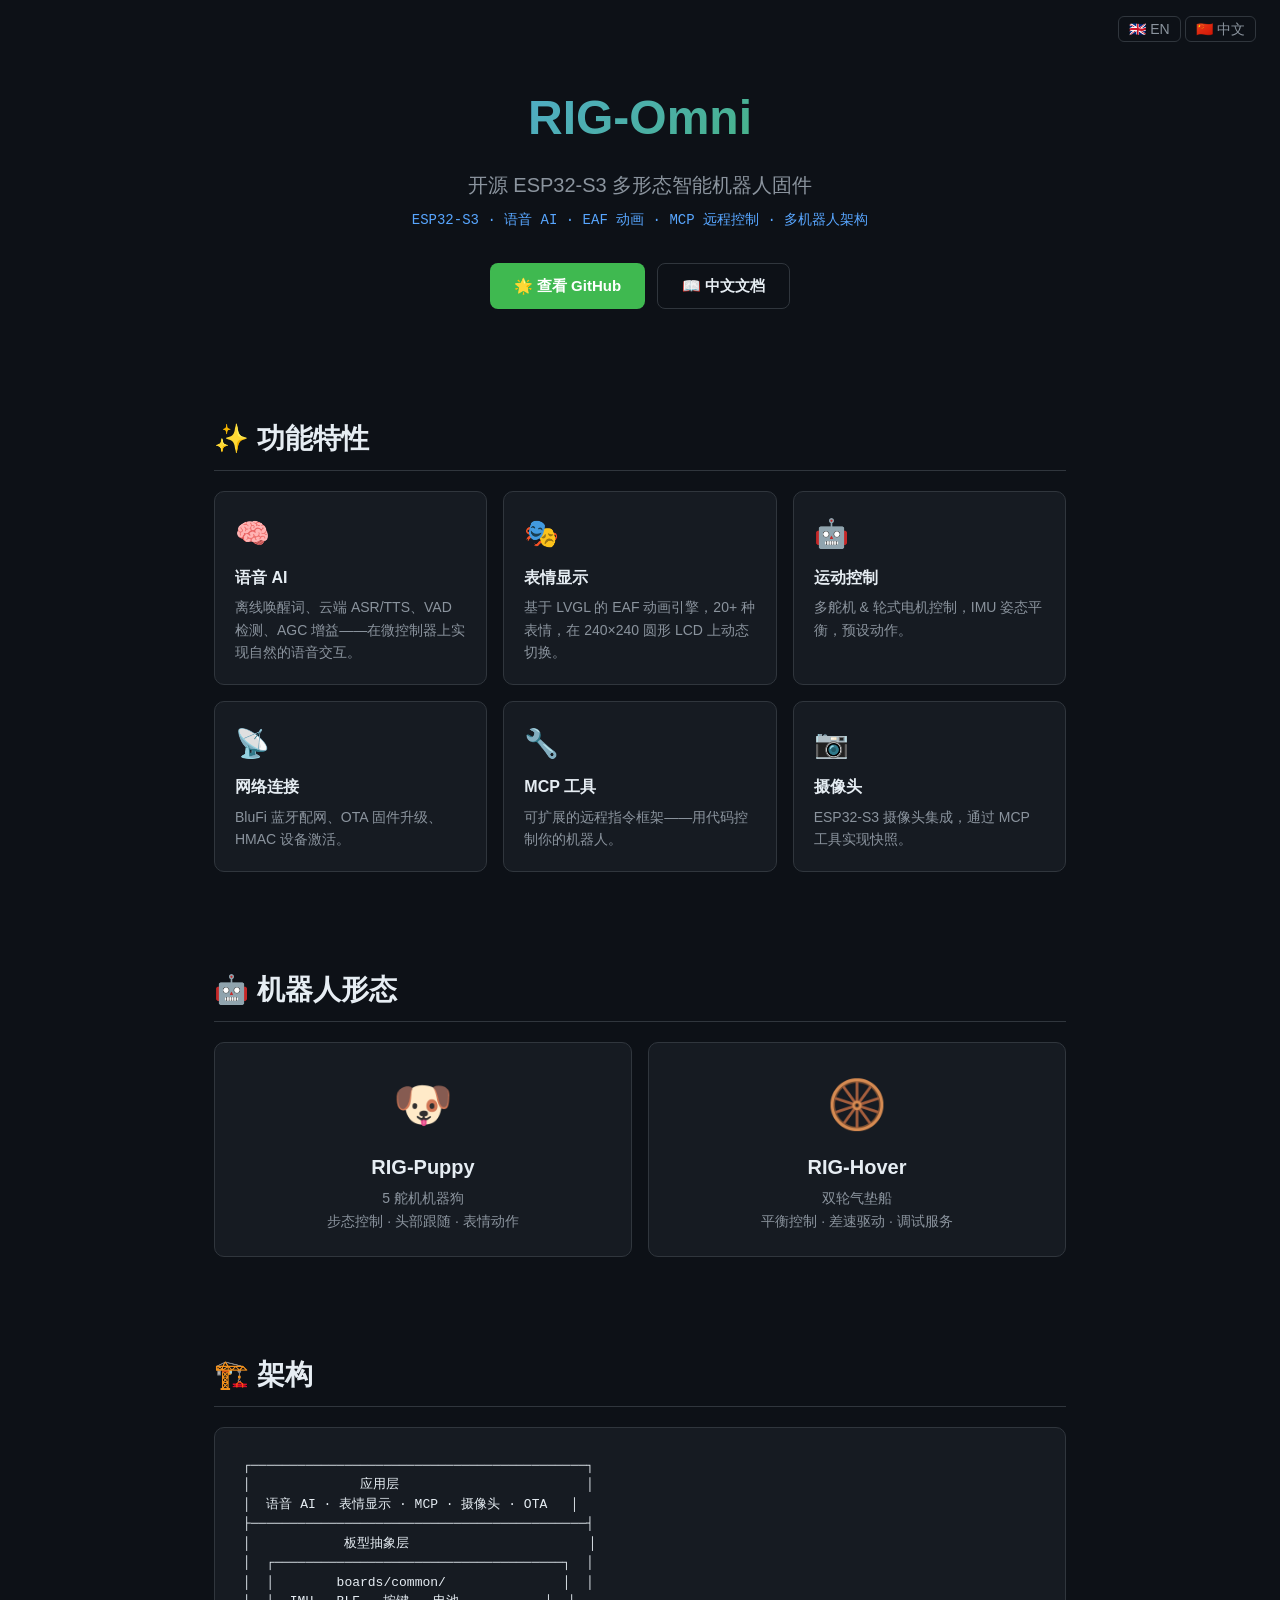
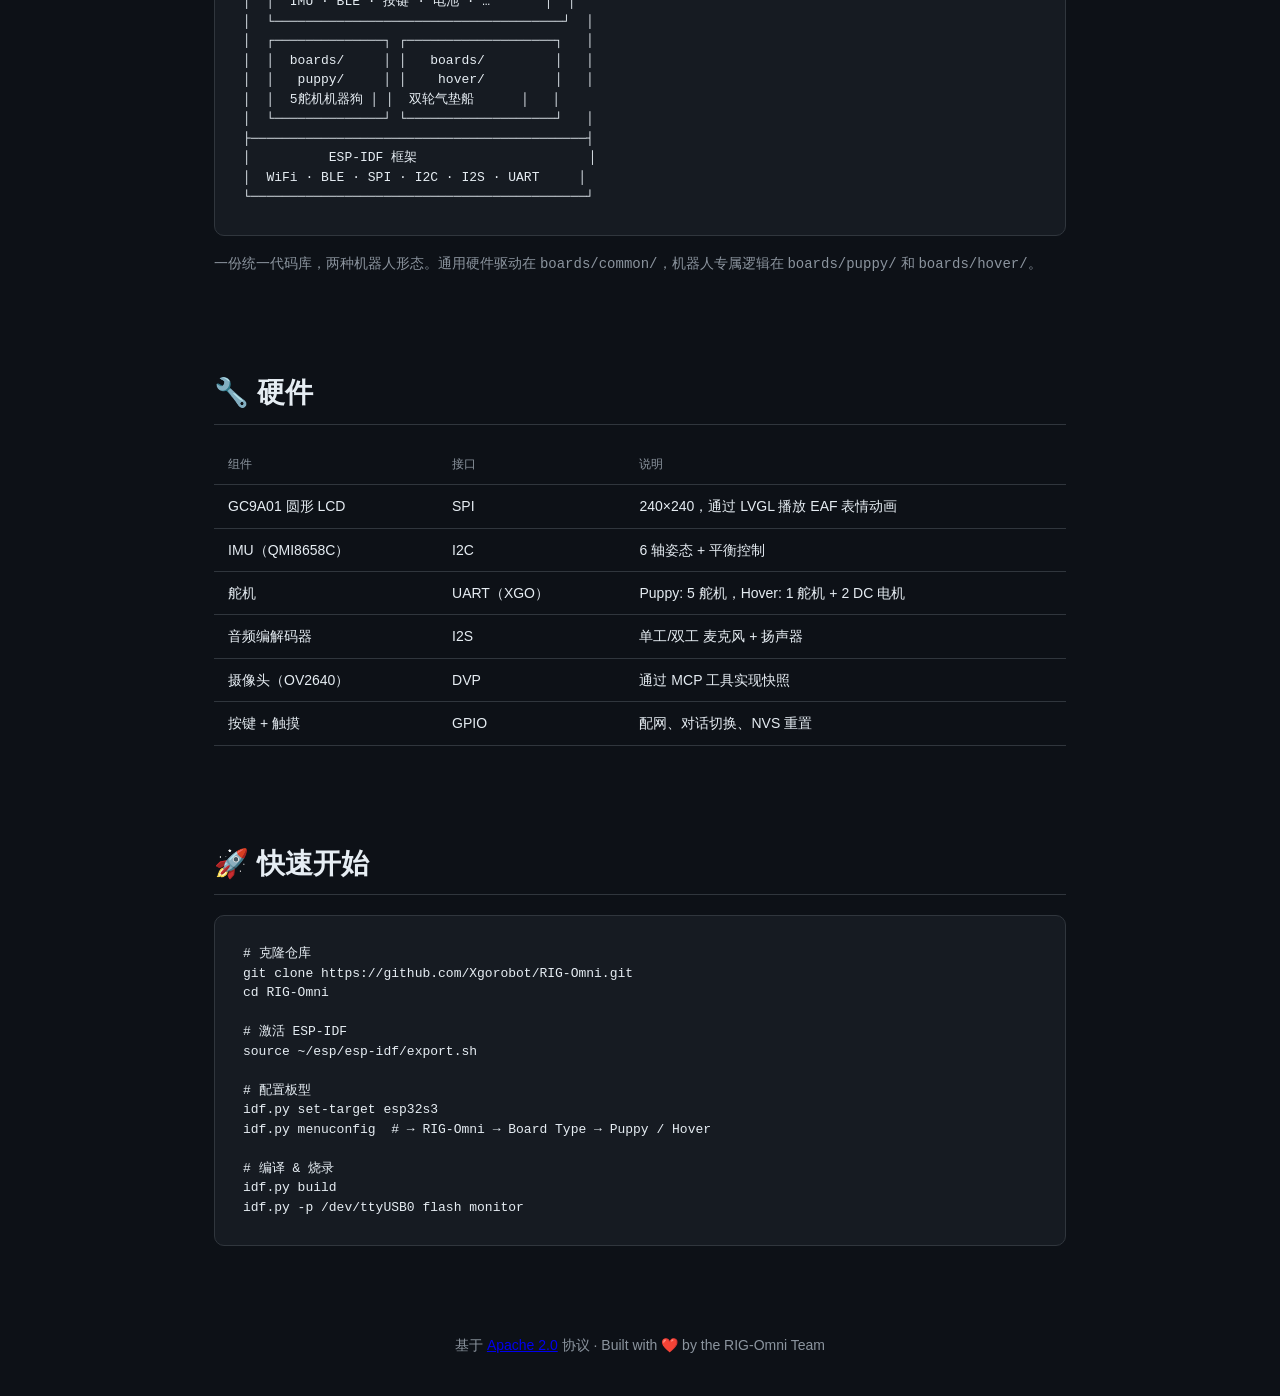
<file: docs/index_zh.html>
<!DOCTYPE html>
<html lang="zh-CN">
<head>
  <meta charset="UTF-8">
  <meta name="viewport" content="width=device-width, initial-scale=1.0">
  <title>RIG-Omni — 开源 ESP32-S3 机器人固件</title>
  <meta name="description" content="开源 ESP32-S3 多形态智能机器人固件。语音 AI、EAF 动画、MCP 远程控制、多机器人架构。">
  <style>
    :root {
      --bg: #0d1117;
      --surface: #161b22;
      --border: #30363d;
      --text: #e6edf3;
      --muted: #8b949e;
      --accent: #58a6ff;
      --accent2: #3fb950;
    }
    * { box-sizing: border-box; margin: 0; padding: 0; }
    body {
      background: var(--bg);
      color: var(--text);
      font-family: -apple-system, BlinkMacSystemFont, 'Segoe UI', Roboto, 'PingFang SC', 'Microsoft YaHei', sans-serif;
      line-height: 1.6;
    }
    .hero {
      padding: 80px 24px 60px;
      text-align: center;
      max-width: 800px;
      margin: 0 auto;
    }
    .hero h1 {
      font-size: 48px;
      font-weight: 700;
      margin-bottom: 12px;
      background: linear-gradient(135deg, var(--accent), var(--accent2));
      -webkit-background-clip: text;
      -webkit-text-fill-color: transparent;
      background-clip: text;
    }
    .hero .subtitle {
      font-size: 20px;
      color: var(--muted);
      margin-bottom: 8px;
    }
    .hero .tags {
      font-size: 14px;
      color: var(--accent);
      margin-bottom: 32px;
      font-family: 'SF Mono', 'Fira Code', monospace;
    }
    .hero .cta {
      display: flex;
      gap: 12px;
      justify-content: center;
      flex-wrap: wrap;
    }
    .btn {
      display: inline-flex;
      align-items: center;
      gap: 6px;
      padding: 10px 24px;
      border-radius: 8px;
      font-size: 15px;
      font-weight: 600;
      text-decoration: none;
      transition: all 0.2s;
    }
    .btn-primary {
      background: var(--accent2);
      color: #fff;
    }
    .btn-primary:hover { filter: brightness(1.15); }
    .btn-outline {
      border: 1px solid var(--border);
      color: var(--text);
    }
    .btn-outline:hover { border-color: var(--accent); color: var(--accent); }

    .section {
      max-width: 900px;
      margin: 0 auto;
      padding: 48px 24px;
    }
    .section h2 {
      font-size: 28px;
      margin-bottom: 20px;
      padding-bottom: 8px;
      border-bottom: 1px solid var(--border);
    }
    .features-grid {
      display: grid;
      grid-template-columns: repeat(auto-fit, minmax(260px, 1fr));
      gap: 16px;
    }
    .feature-card {
      background: var(--surface);
      border: 1px solid var(--border);
      border-radius: 10px;
      padding: 20px;
      transition: border-color 0.2s;
    }
    .feature-card:hover { border-color: var(--accent); }
    .feature-card .icon { font-size: 28px; margin-bottom: 8px; }
    .feature-card h3 { font-size: 16px; margin-bottom: 6px; }
    .feature-card p { font-size: 14px; color: var(--muted); }

    .arch-box {
      background: var(--surface);
      border: 1px solid var(--border);
      border-radius: 10px;
      padding: 28px;
      overflow-x: auto;
    }
    .arch-box pre {
      font-family: 'SF Mono', 'Fira Code', monospace;
      font-size: 13px;
      line-height: 1.5;
      color: var(--text);
      white-space: pre;
    }
    table {
      width: 100%;
      border-collapse: collapse;
      font-size: 14px;
    }
    th, td {
      padding: 10px 14px;
      text-align: left;
      border-bottom: 1px solid var(--border);
    }
    th { color: var(--muted); font-weight: 500; font-size: 12px; text-transform: uppercase; }

    .boards {
      display: grid;
      grid-template-columns: repeat(auto-fit, minmax(240px, 1fr));
      gap: 16px;
    }
    .board-card {
      background: var(--surface);
      border: 1px solid var(--border);
      border-radius: 10px;
      padding: 24px;
      text-align: center;
    }
    .board-card .emoji { font-size: 48px; margin-bottom: 8px; }
    .board-card h3 { font-size: 20px; margin-bottom: 4px; }
    .board-card .desc { color: var(--muted); font-size: 14px; }

    .footer {
      text-align: center;
      padding: 40px 24px;
      color: var(--muted);
      font-size: 14px;
    }
    .lang-switch {
      position: absolute;
      top: 16px;
      right: 24px;
    }
    .lang-switch a {
      color: var(--muted);
      text-decoration: none;
      font-size: 14px;
      padding: 4px 10px;
      border: 1px solid var(--border);
      border-radius: 6px;
      transition: all 0.2s;
    }
    .lang-switch a:hover { color: var(--text); border-color: var(--accent); }

    @media (max-width: 600px) {
      .hero h1 { font-size: 32px; }
      .hero .subtitle { font-size: 16px; }
    }
  </style>
</head>
<body>

<div style="position: relative;">
  <div class="lang-switch">
    <a href="index.html">🇬🇧 EN</a>
    <a href="index_zh.html">🇨🇳 中文</a>
  </div>
  <div class="hero">
    <h1>RIG-Omni</h1>
    <p class="subtitle">开源 ESP32-S3 多形态智能机器人固件</p>
    <p class="tags">ESP32-S3 · 语音 AI · EAF 动画 · MCP 远程控制 · 多机器人架构</p>
    <div class="cta">
      <a href="https://github.com/Xgorobot/RIG-Omni" class="btn btn-primary">🌟 查看 GitHub</a>
      <a href="https://github.com/Xgorobot/RIG-Omni/blob/main/README_CN.md" class="btn btn-outline">📖 中文文档</a>
    </div>
  </div>
</div>

<div class="section">
  <h2>✨ 功能特性</h2>
  <div class="features-grid">
    <div class="feature-card">
      <div class="icon">🧠</div>
      <h3>语音 AI</h3>
      <p>离线唤醒词、云端 ASR/TTS、VAD 检测、AGC 增益——在微控制器上实现自然的语音交互。</p>
    </div>
    <div class="feature-card">
      <div class="icon">🎭</div>
      <h3>表情显示</h3>
      <p>基于 LVGL 的 EAF 动画引擎，20+ 种表情，在 240×240 圆形 LCD 上动态切换。</p>
    </div>
    <div class="feature-card">
      <div class="icon">🤖</div>
      <h3>运动控制</h3>
      <p>多舵机 & 轮式电机控制，IMU 姿态平衡，预设动作。</p>
    </div>
    <div class="feature-card">
      <div class="icon">📡</div>
      <h3>网络连接</h3>
      <p>BluFi 蓝牙配网、OTA 固件升级、HMAC 设备激活。</p>
    </div>
    <div class="feature-card">
      <div class="icon">🔧</div>
      <h3>MCP 工具</h3>
      <p>可扩展的远程指令框架——用代码控制你的机器人。</p>
    </div>
    <div class="feature-card">
      <div class="icon">📷</div>
      <h3>摄像头</h3>
      <p>ESP32-S3 摄像头集成，通过 MCP 工具实现快照。</p>
    </div>
  </div>
</div>

<div class="section">
  <h2>🤖 机器人形态</h2>
  <div class="boards">
    <div class="board-card">
      <div class="emoji">🐶</div>
      <h3>RIG-Puppy</h3>
      <p class="desc">5 舵机机器狗<br>步态控制 · 头部跟随 · 表情动作</p>
    </div>
    <div class="board-card">
      <div class="emoji">🛞</div>
      <h3>RIG-Hover</h3>
      <p class="desc">双轮气垫船<br>平衡控制 · 差速驱动 · 调试服务</p>
    </div>
  </div>
</div>

<div class="section">
  <h2>🏗️ 架构</h2>
  <div class="arch-box">
<pre>┌───────────────────────────────────────────┐
│              应用层                        │
│  语音 AI · 表情显示 · MCP · 摄像头 · OTA   │
├───────────────────────────────────────────┤
│            板型抽象层                       │
│  ┌─────────────────────────────────────┐  │
│  │        boards/common/               │  │
│  │  IMU · BLE · 按键 · 电池 · …       │  │
│  └─────────────────────────────────────┘  │
│  ┌──────────────┐ ┌───────────────────┐   │
│  │  boards/     │ │   boards/         │   │
│  │   puppy/     │ │    hover/         │   │
│  │  5舵机机器狗 │ │  双轮气垫船      │   │
│  └──────────────┘ └───────────────────┘   │
├───────────────────────────────────────────┤
│          ESP-IDF 框架                      │
│  WiFi · BLE · SPI · I2C · I2S · UART     │
└───────────────────────────────────────────┘</pre>
  </div>
  <p style="margin-top: 16px; color: var(--muted); font-size: 14px;">
    一份统一代码库，两种机器人形态。通用硬件驱动在 <code>boards/common/</code>，机器人专属逻辑在 <code>boards/puppy/</code> 和 <code>boards/hover/</code>。
  </p>
</div>

<div class="section">
  <h2>🔧 硬件</h2>
  <table>
    <tr><th>组件</th><th>接口</th><th>说明</th></tr>
    <tr><td>GC9A01 圆形 LCD</td><td>SPI</td><td>240×240，通过 LVGL 播放 EAF 表情动画</td></tr>
    <tr><td>IMU（QMI8658C）</td><td>I2C</td><td>6 轴姿态 + 平衡控制</td></tr>
    <tr><td>舵机</td><td>UART（XGO）</td><td>Puppy: 5 舵机，Hover: 1 舵机 + 2 DC 电机</td></tr>
    <tr><td>音频编解码器</td><td>I2S</td><td>单工/双工 麦克风 + 扬声器</td></tr>
    <tr><td>摄像头（OV2640）</td><td>DVP</td><td>通过 MCP 工具实现快照</td></tr>
    <tr><td>按键 + 触摸</td><td>GPIO</td><td>配网、对话切换、NVS 重置</td></tr>
  </table>
</div>

<div class="section">
  <h2>🚀 快速开始</h2>
  <div class="arch-box">
<pre><code># 克隆仓库
git clone https://github.com/Xgorobot/RIG-Omni.git
cd RIG-Omni

# 激活 ESP-IDF
source ~/esp/esp-idf/export.sh

# 配置板型
idf.py set-target esp32s3
idf.py menuconfig  # → RIG-Omni → Board Type → Puppy / Hover

# 编译 & 烧录
idf.py build
idf.py -p /dev/ttyUSB0 flash monitor</code></pre>
  </div>
</div>

<div class="footer">
  <p>基于 <a href="https://www.apache.org/licenses/LICENSE-2.0">Apache 2.0</a> 协议 · Built with ❤️ by the RIG-Omni Team</p>
</div>

</body>
</html>
</file>
<file: style.css>
:root{--ink:#154d3b;--muted:#506b60;--mint:#edf8f2;--line:#d4e4dc;--orange:#f57b48}*{box-sizing:border-box}html{scroll-behavior:smooth;scroll-padding-top:30px}body{margin:0;color:var(--ink);font-family:Inter,"PingFang SC","Microsoft YaHei",system-ui,sans-serif;font-size:16px;line-height:1.7;background:#fff}a{color:inherit;text-decoration:none}a:focus-visible{outline:3px solid var(--orange);outline-offset:5px}.wrap{width:min(1200px,88%);margin:auto}.nav{display:flex;align-items:center;justify-content:space-between;padding:27px 0}.brand{font-size:25px;font-weight:850;letter-spacing:-1px;white-space:nowrap}.brand span{font-weight:450;margin-left:6px}.brand .brand-icon{color:var(--orange);margin-left:12px}nav{display:flex;gap:30px;align-items:center;font-size:14px}.nav-github{border:1px solid var(--line);border-radius:30px;padding:7px 22px}.hero{display:grid;grid-template-columns:1.08fr 1fr;align-items:center;gap:40px;padding:55px 0 75px}.eyebrow{font-size:14px;font-weight:700;letter-spacing:2px;margin:0 0 20px}.hero h1{font-size:clamp(48px,6vw,82px);letter-spacing:-4px;line-height:1.18;margin:18px 0 26px;font-weight:800}.orange{color:var(--orange)}.intro{color:var(--muted);font-size:19px;line-height:1.9}.hero-actions{display:flex;gap:12px;margin-top:30px;flex-wrap:wrap}.button{display:inline-flex;justify-content:center;align-items:center;padding:13px 23px;border-radius:8px;font-size:15px;font-weight:650;transition:transform .2s,background .2s}.button:hover{transform:translateY(-2px)}.solid{background:var(--ink);color:#fff}.solid:hover{background:#24684f}.light{background:var(--mint)}.hero-foot{font-size:13px;color:var(--muted);margin-top:22px}.hero-art{position:relative;aspect-ratio:1/1.06;border-radius:130px 18px 18px 18px;background:#cbeedc;overflow:hidden;isolation:isolate}.art-grid{position:absolute;inset:0;background-image:linear-gradient(#fff4 1px,transparent 1px),linear-gradient(90deg,#fff4 1px,transparent 1px);background-size:46px 46px}.hero-art:after{content:"";position:absolute;width:300px;height:60px;border-radius:50%;background:#205b3b15;filter:blur(10px);bottom:52px;left:18%;z-index:-1}.bubble{position:absolute;border-radius:14px;padding:12px 17px;font-size:14px;box-shadow:0 8px 24px #154d3b09;z-index:5}.question{top:45px;right:24px;background:white;transform:rotate(3deg)}.answer{top:105px;left:24px;background:var(--ink);color:#fff;transform:rotate(-3deg)}.dog{position:absolute;width:250px;height:290px;left:50%;top:52%;transform:translate(-50%,-40%)}.head{position:absolute;left:12px;top:0;width:225px;height:158px;border-radius:52px;background:linear-gradient(140deg,#fff,#d4e5dc);box-shadow:inset -8px -9px 12px #8bab9b33,0 12px 22px #174d3b20;z-index:3;transform:rotate(-6deg)}.face{position:absolute;inset:17px;background:#173d31;border:5px solid #c5d9ce;border-radius:39px;display:flex;align-items:center;justify-content:center;gap:44px;overflow:hidden}.eye{width:25px;height:39px;background:#b8fbbb;border-radius:15px;box-shadow:0 0 17px #abffc66b;transform:rotate(8deg) translateY(-8px)}.smile{position:absolute;width:30px;height:12px;border-radius:0 0 20px 20px;border-bottom:3px solid #b8fbbb;left:75px;top:82px}.ear{position:absolute;top:-30px;width:47px;height:70px;background:linear-gradient(90deg,#e9eee9,#b8d6c4);border-radius:13px 13px 7px 7px;z-index:1}.ear.left{left:7px;transform:rotate(-24deg)}.ear.right{right:13px;transform:rotate(15deg)}.body{position:absolute;left:40px;top:132px;width:177px;height:83px;border-radius:27px 36px 28px 26px;background:linear-gradient(145deg,#fff,#dae8df);box-shadow:inset -7px -5px 10px #8bab9b20;z-index:2}.body span{position:absolute;left:30px;top:29px;font-size:13px;letter-spacing:2px;color:#658779}.body-light{position:absolute;right:26px;top:37px;width:18px;height:5px;border-radius:3px;background:var(--orange)}.leg{position:absolute;width:38px;height:73px;border-radius:16px 16px 12px 12px;background:linear-gradient(90deg,#e9f3ed,#c5dccd);top:196px;box-shadow:inset -4px 0 2px #839e8b10}.leg.front{left:52px;transform:rotate(9deg)}.leg.back{right:39px;transform:rotate(-9deg)}.tail{position:absolute;right:-8px;top:147px;height:16px;width:58px;background:#d5e7dc;border-radius:0 16px 16px 0;transform:rotate(-35deg);z-index:1}.art-caption{position:absolute;bottom:18px;right:22px;color:#4a7560;font-size:12px}.principles{background:var(--mint);border-block:1px solid #e4f0e9}.principle-grid{display:grid;grid-template-columns:repeat(3,1fr);padding:26px 0;gap:30px}.principle-grid p{margin:0;display:flex;flex-direction:column;gap:3px}.principle-grid strong{font-size:17px}.principle-grid span{font-size:14px;color:var(--muted)}h2{font-size:clamp(30px,3.6vw,46px);letter-spacing:-1.5px;line-height:1.35;font-weight:750;margin:0 0 25px}h3{font-size:23px;letter-spacing:-.5px;margin:0 0 8px}.play-section{display:grid;grid-template-columns:1fr 1.05fr;gap:100px;padding:100px 0}.section-lead>p:last-child{color:var(--muted)}.play-list article{display:flex;gap:25px;border-bottom:1px solid var(--line);padding:22px 0 27px}.play-list article:first-child{padding-top:0}.feature-icon{flex:0 0 43px;height:43px;background:var(--mint);border-radius:12px;text-align:center;font-size:25px;line-height:43px}.feature-icon.letters{font-size:18px}.play-list p{color:var(--muted);margin:0 0 10px;font-size:15px}.example{color:#2e674d;font-size:14px}.system-section{background:var(--ink);color:white;padding:80px 0}.system-heading{display:flex;justify-content:space-between;gap:40px;margin-bottom:30px}.system-heading .eyebrow{color:#b6dbca}.system-grid{display:grid;grid-template-columns:repeat(3,1fr);gap:42px}.system-grid article{border-top:1px solid #a8d0bb55;padding-top:24px}.system-type{font-size:13px;color:#bad9c9}.system-grid h3{font-size:25px}.system-grid p:not(.system-type){color:#d3e4db;font-size:15px}.system-grid code{color:#a9cdbc;font-size:13px}.privacy{margin:40px 0 0;color:#c0dacd;font-size:14px}.preview-section{padding:90px 0;display:grid;grid-template-columns:1fr 1fr;gap:45px}.preview-section>div>p:not(.eyebrow){color:var(--muted)}.text-link{display:inline-block;border-bottom:1px solid var(--ink);margin-top:6px;font-size:15px}.test-stats{display:grid;grid-template-columns:1fr 1fr;gap:20px;align-items:center}.test-stats strong{font-size:57px;letter-spacing:-3px}.test-stats strong span{font-size:17px;letter-spacing:0;margin-left:8px;font-weight:450}.test-stats p{font-size:15px;margin:0 0 7px}.test-stats small{font-size:13px;color:var(--muted);display:block}.preview-note{grid-column:1/-1;border:1px solid var(--line);border-left:4px solid var(--orange);padding:22px 26px;border-radius:6px;display:grid;grid-template-columns:175px 1fr;gap:20px}.preview-note p{font-size:14px;margin:0}.start-section{background:var(--mint);padding:85px 0}.start-grid{display:grid;grid-template-columns:1fr 1fr;gap:75px;align-items:center}.start-grid>div>p:not(.eyebrow){color:var(--muted);font-size:16px;margin-bottom:27px}.code-card{background:#fff;border:1px solid var(--line);border-radius:12px;padding:30px;box-shadow:0 16px 40px #154d3b07}.code-title{font-size:14px;border-bottom:1px solid var(--line);padding-bottom:15px}.code-card pre{font-family:ui-monospace,monospace;font-size:15px;line-height:2.2;overflow:auto;padding:14px 0}.code-card p{font-size:14px!important}.code-card>a{font-size:14px;border-bottom:1px solid var(--ink)}footer{display:flex;align-items:center;justify-content:space-between;padding:35px 0;gap:20px}footer p,footer>a:last-child{font-size:13px;color:var(--muted)}footer p a:hover,nav a:hover{color:#e26a37}@media(max-width:800px){.hero{grid-template-columns:1fr;padding-top:30px}.hero h1{letter-spacing:-2px}.hero-art{max-width:500px;width:100%;margin:15px auto 0}.hero-copy{max-width:550px}.play-section{grid-template-columns:1fr;gap:35px;padding:65px 0}.system-heading{display:block}.system-grid{gap:25px}.system-grid h3{font-size:21px}.preview-section{grid-template-columns:1fr;padding:65px 0}.preview-note{grid-template-columns:1fr;gap:8px}.start-grid{grid-template-columns:1fr;gap:30px}footer{flex-wrap:wrap}.test-stats{padding:15px 0}}@media(max-width:500px){nav{gap:13px}nav a{font-size:13px}.brand{font-size:21px}.brand .brand-icon{display:none}.nav-github{padding:5px 12px}.principle-grid{grid-template-columns:1fr;gap:17px}.principle-grid p{flex-direction:row;justify-content:space-between;align-items:center}.principle-grid strong{font-size:15px}.principle-grid span{font-size:12px}.system-grid{grid-template-columns:1fr;gap:28px}.system-section{padding:60px 0}.dog{transform:translate(-50%,-40%) scale(.85)}.bubble{font-size:12px;padding:10px 13px}.question{top:32px}.answer{top:83px;left:16px}.hero-art{aspect-ratio:1/1.14}.code-card{padding:22px}.code-card pre{font-size:13px}.hero-actions{gap:8px}.button{font-size:14px;padding:12px 17px}.test-stats strong{font-size:47px}.hero-foot{font-size:12px}footer{padding:28px 0}footer p{width:100%;margin:0;order:3}}@media(prefers-reduced-motion:reduce){html{scroll-behavior:auto}.button{transition:none}}

/* Keep navigation labels and touch targets readable on narrow phones. */
@media(max-width:500px){
  .nav{flex-wrap:wrap;gap:14px;padding:20px 0}
  .nav nav{width:100%;justify-content:space-between;gap:12px}
  .nav nav a{font-size:14px;white-space:nowrap;min-height:44px;display:inline-flex;align-items:center}
  .nav-github{padding:8px 17px}
  .hero{padding-top:24px}
  .hero-foot{font-size:14px}
  .principle-grid p{flex-wrap:wrap;gap:5px}
  .principle-grid span{font-size:14px}
  .test-stats{grid-template-columns:1fr;gap:24px}
  .text-link,.code-card>a,footer>a:last-child{min-height:44px;display:inline-flex;align-items:center}
}

.video-section{
  padding:clamp(48px,7vw,88px) 0 0;
  scroll-margin-top:24px;
}
.video-heading{
  display:flex;
  flex-wrap:wrap;
  justify-content:space-between;
  align-items:baseline;
  gap:10px 24px;
  margin-bottom:20px;
}
.video-heading h2,.video-heading .text-link{margin:0}
.intro-video{
  display:block;
  width:100%;
  height:auto;
  aspect-ratio:16/9;
  border-radius:clamp(12px,2vw,24px);
  background:var(--ink);
}
</file>
<file: site/style.css>
:root{--ink:#154d3b;--muted:#506b60;--mint:#edf8f2;--line:#d4e4dc;--orange:#f57b48}*{box-sizing:border-box}html{scroll-behavior:smooth;scroll-padding-top:30px}body{margin:0;color:var(--ink);font-family:Inter,"PingFang SC","Microsoft YaHei",system-ui,sans-serif;font-size:16px;line-height:1.7;background:#fff}a{color:inherit;text-decoration:none}a:focus-visible{outline:3px solid var(--orange);outline-offset:5px}.wrap{width:min(1200px,88%);margin:auto}.nav{display:flex;align-items:center;justify-content:space-between;padding:27px 0}.brand{font-size:25px;font-weight:850;letter-spacing:-1px;white-space:nowrap}.brand span{font-weight:450;margin-left:6px}.brand .brand-icon{color:var(--orange);margin-left:12px}nav{display:flex;gap:30px;align-items:center;font-size:14px}.nav-github{border:1px solid var(--line);border-radius:30px;padding:7px 22px}.hero{display:grid;grid-template-columns:1.08fr 1fr;align-items:center;gap:40px;padding:55px 0 75px}.eyebrow{font-size:14px;font-weight:700;letter-spacing:2px;margin:0 0 20px}.hero h1{font-size:clamp(48px,6vw,82px);letter-spacing:-4px;line-height:1.18;margin:18px 0 26px;font-weight:800}.orange{color:var(--orange)}.intro{color:var(--muted);font-size:19px;line-height:1.9}.hero-actions{display:flex;gap:12px;margin-top:30px;flex-wrap:wrap}.button{display:inline-flex;justify-content:center;align-items:center;padding:13px 23px;border-radius:8px;font-size:15px;font-weight:650;transition:transform .2s,background .2s}.button:hover{transform:translateY(-2px)}.solid{background:var(--ink);color:#fff}.solid:hover{background:#24684f}.light{background:var(--mint)}.hero-foot{font-size:13px;color:var(--muted);margin-top:22px}.hero-art{position:relative;aspect-ratio:1/1.06;border-radius:130px 18px 18px 18px;background:#cbeedc;overflow:hidden;isolation:isolate}.art-grid{position:absolute;inset:0;background-image:linear-gradient(#fff4 1px,transparent 1px),linear-gradient(90deg,#fff4 1px,transparent 1px);background-size:46px 46px}.hero-art:after{content:"";position:absolute;width:300px;height:60px;border-radius:50%;background:#205b3b15;filter:blur(10px);bottom:52px;left:18%;z-index:-1}.bubble{position:absolute;border-radius:14px;padding:12px 17px;font-size:14px;box-shadow:0 8px 24px #154d3b09;z-index:5}.question{top:45px;right:24px;background:white;transform:rotate(3deg)}.answer{top:105px;left:24px;background:var(--ink);color:#fff;transform:rotate(-3deg)}.dog{position:absolute;width:250px;height:290px;left:50%;top:52%;transform:translate(-50%,-40%)}.head{position:absolute;left:12px;top:0;width:225px;height:158px;border-radius:52px;background:linear-gradient(140deg,#fff,#d4e5dc);box-shadow:inset -8px -9px 12px #8bab9b33,0 12px 22px #174d3b20;z-index:3;transform:rotate(-6deg)}.face{position:absolute;inset:17px;background:#173d31;border:5px solid #c5d9ce;border-radius:39px;display:flex;align-items:center;justify-content:center;gap:44px;overflow:hidden}.eye{width:25px;height:39px;background:#b8fbbb;border-radius:15px;box-shadow:0 0 17px #abffc66b;transform:rotate(8deg) translateY(-8px)}.smile{position:absolute;width:30px;height:12px;border-radius:0 0 20px 20px;border-bottom:3px solid #b8fbbb;left:75px;top:82px}.ear{position:absolute;top:-30px;width:47px;height:70px;background:linear-gradient(90deg,#e9eee9,#b8d6c4);border-radius:13px 13px 7px 7px;z-index:1}.ear.left{left:7px;transform:rotate(-24deg)}.ear.right{right:13px;transform:rotate(15deg)}.body{position:absolute;left:40px;top:132px;width:177px;height:83px;border-radius:27px 36px 28px 26px;background:linear-gradient(145deg,#fff,#dae8df);box-shadow:inset -7px -5px 10px #8bab9b20;z-index:2}.body span{position:absolute;left:30px;top:29px;font-size:13px;letter-spacing:2px;color:#658779}.body-light{position:absolute;right:26px;top:37px;width:18px;height:5px;border-radius:3px;background:var(--orange)}.leg{position:absolute;width:38px;height:73px;border-radius:16px 16px 12px 12px;background:linear-gradient(90deg,#e9f3ed,#c5dccd);top:196px;box-shadow:inset -4px 0 2px #839e8b10}.leg.front{left:52px;transform:rotate(9deg)}.leg.back{right:39px;transform:rotate(-9deg)}.tail{position:absolute;right:-8px;top:147px;height:16px;width:58px;background:#d5e7dc;border-radius:0 16px 16px 0;transform:rotate(-35deg);z-index:1}.art-caption{position:absolute;bottom:18px;right:22px;color:#4a7560;font-size:12px}.principles{background:var(--mint);border-block:1px solid #e4f0e9}.principle-grid{display:grid;grid-template-columns:repeat(3,1fr);padding:26px 0;gap:30px}.principle-grid p{margin:0;display:flex;flex-direction:column;gap:3px}.principle-grid strong{font-size:17px}.principle-grid span{font-size:14px;color:var(--muted)}h2{font-size:clamp(30px,3.6vw,46px);letter-spacing:-1.5px;line-height:1.35;font-weight:750;margin:0 0 25px}h3{font-size:23px;letter-spacing:-.5px;margin:0 0 8px}.play-section{display:grid;grid-template-columns:1fr 1.05fr;gap:100px;padding:100px 0}.section-lead>p:last-child{color:var(--muted)}.play-list article{display:flex;gap:25px;border-bottom:1px solid var(--line);padding:22px 0 27px}.play-list article:first-child{padding-top:0}.feature-icon{flex:0 0 43px;height:43px;background:var(--mint);border-radius:12px;text-align:center;font-size:25px;line-height:43px}.feature-icon.letters{font-size:18px}.play-list p{color:var(--muted);margin:0 0 10px;font-size:15px}.example{color:#2e674d;font-size:14px}.system-section{background:var(--ink);color:white;padding:80px 0}.system-heading{display:flex;justify-content:space-between;gap:40px;margin-bottom:30px}.system-heading .eyebrow{color:#b6dbca}.system-grid{display:grid;grid-template-columns:repeat(3,1fr);gap:42px}.system-grid article{border-top:1px solid #a8d0bb55;padding-top:24px}.system-type{font-size:13px;color:#bad9c9}.system-grid h3{font-size:25px}.system-grid p:not(.system-type){color:#d3e4db;font-size:15px}.system-grid code{color:#a9cdbc;font-size:13px}.privacy{margin:40px 0 0;color:#c0dacd;font-size:14px}.preview-section{padding:90px 0;display:grid;grid-template-columns:1fr 1fr;gap:45px}.preview-section>div>p:not(.eyebrow){color:var(--muted)}.text-link{display:inline-block;border-bottom:1px solid var(--ink);margin-top:6px;font-size:15px}.test-stats{display:grid;grid-template-columns:1fr 1fr;gap:20px;align-items:center}.test-stats strong{font-size:57px;letter-spacing:-3px}.test-stats strong span{font-size:17px;letter-spacing:0;margin-left:8px;font-weight:450}.test-stats p{font-size:15px;margin:0 0 7px}.test-stats small{font-size:13px;color:var(--muted);display:block}.preview-note{grid-column:1/-1;border:1px solid var(--line);border-left:4px solid var(--orange);padding:22px 26px;border-radius:6px;display:grid;grid-template-columns:175px 1fr;gap:20px}.preview-note p{font-size:14px;margin:0}.start-section{background:var(--mint);padding:85px 0}.start-grid{display:grid;grid-template-columns:1fr 1fr;gap:75px;align-items:center}.start-grid>div>p:not(.eyebrow){color:var(--muted);font-size:16px;margin-bottom:27px}.code-card{background:#fff;border:1px solid var(--line);border-radius:12px;padding:30px;box-shadow:0 16px 40px #154d3b07}.code-title{font-size:14px;border-bottom:1px solid var(--line);padding-bottom:15px}.code-card pre{font-family:ui-monospace,monospace;font-size:15px;line-height:2.2;overflow:auto;padding:14px 0}.code-card p{font-size:14px!important}.code-card>a{font-size:14px;border-bottom:1px solid var(--ink)}footer{display:flex;align-items:center;justify-content:space-between;padding:35px 0;gap:20px}footer p,footer>a:last-child{font-size:13px;color:var(--muted)}footer p a:hover,nav a:hover{color:#e26a37}@media(max-width:800px){.hero{grid-template-columns:1fr;padding-top:30px}.hero h1{letter-spacing:-2px}.hero-art{max-width:500px;width:100%;margin:15px auto 0}.hero-copy{max-width:550px}.play-section{grid-template-columns:1fr;gap:35px;padding:65px 0}.system-heading{display:block}.system-grid{gap:25px}.system-grid h3{font-size:21px}.preview-section{grid-template-columns:1fr;padding:65px 0}.preview-note{grid-template-columns:1fr;gap:8px}.start-grid{grid-template-columns:1fr;gap:30px}footer{flex-wrap:wrap}.test-stats{padding:15px 0}}@media(max-width:500px){nav{gap:13px}nav a{font-size:13px}.brand{font-size:21px}.brand .brand-icon{display:none}.nav-github{padding:5px 12px}.principle-grid{grid-template-columns:1fr;gap:17px}.principle-grid p{flex-direction:row;justify-content:space-between;align-items:center}.principle-grid strong{font-size:15px}.principle-grid span{font-size:12px}.system-grid{grid-template-columns:1fr;gap:28px}.system-section{padding:60px 0}.dog{transform:translate(-50%,-40%) scale(.85)}.bubble{font-size:12px;padding:10px 13px}.question{top:32px}.answer{top:83px;left:16px}.hero-art{aspect-ratio:1/1.14}.code-card{padding:22px}.code-card pre{font-size:13px}.hero-actions{gap:8px}.button{font-size:14px;padding:12px 17px}.test-stats strong{font-size:47px}.hero-foot{font-size:12px}footer{padding:28px 0}footer p{width:100%;margin:0;order:3}}@media(prefers-reduced-motion:reduce){html{scroll-behavior:auto}.button{transition:none}}

/* Keep navigation labels and touch targets readable on narrow phones. */
@media(max-width:500px){
  .nav{flex-wrap:wrap;gap:14px;padding:20px 0}
  .nav nav{width:100%;justify-content:space-between;gap:12px}
  .nav nav a{font-size:14px;white-space:nowrap;min-height:44px;display:inline-flex;align-items:center}
  .nav-github{padding:8px 17px}
  .hero{padding-top:24px}
  .hero-foot{font-size:14px}
  .principle-grid p{flex-wrap:wrap;gap:5px}
  .principle-grid span{font-size:14px}
  .test-stats{grid-template-columns:1fr;gap:24px}
  .text-link,.code-card>a,footer>a:last-child{min-height:44px;display:inline-flex;align-items:center}
}
</file>
